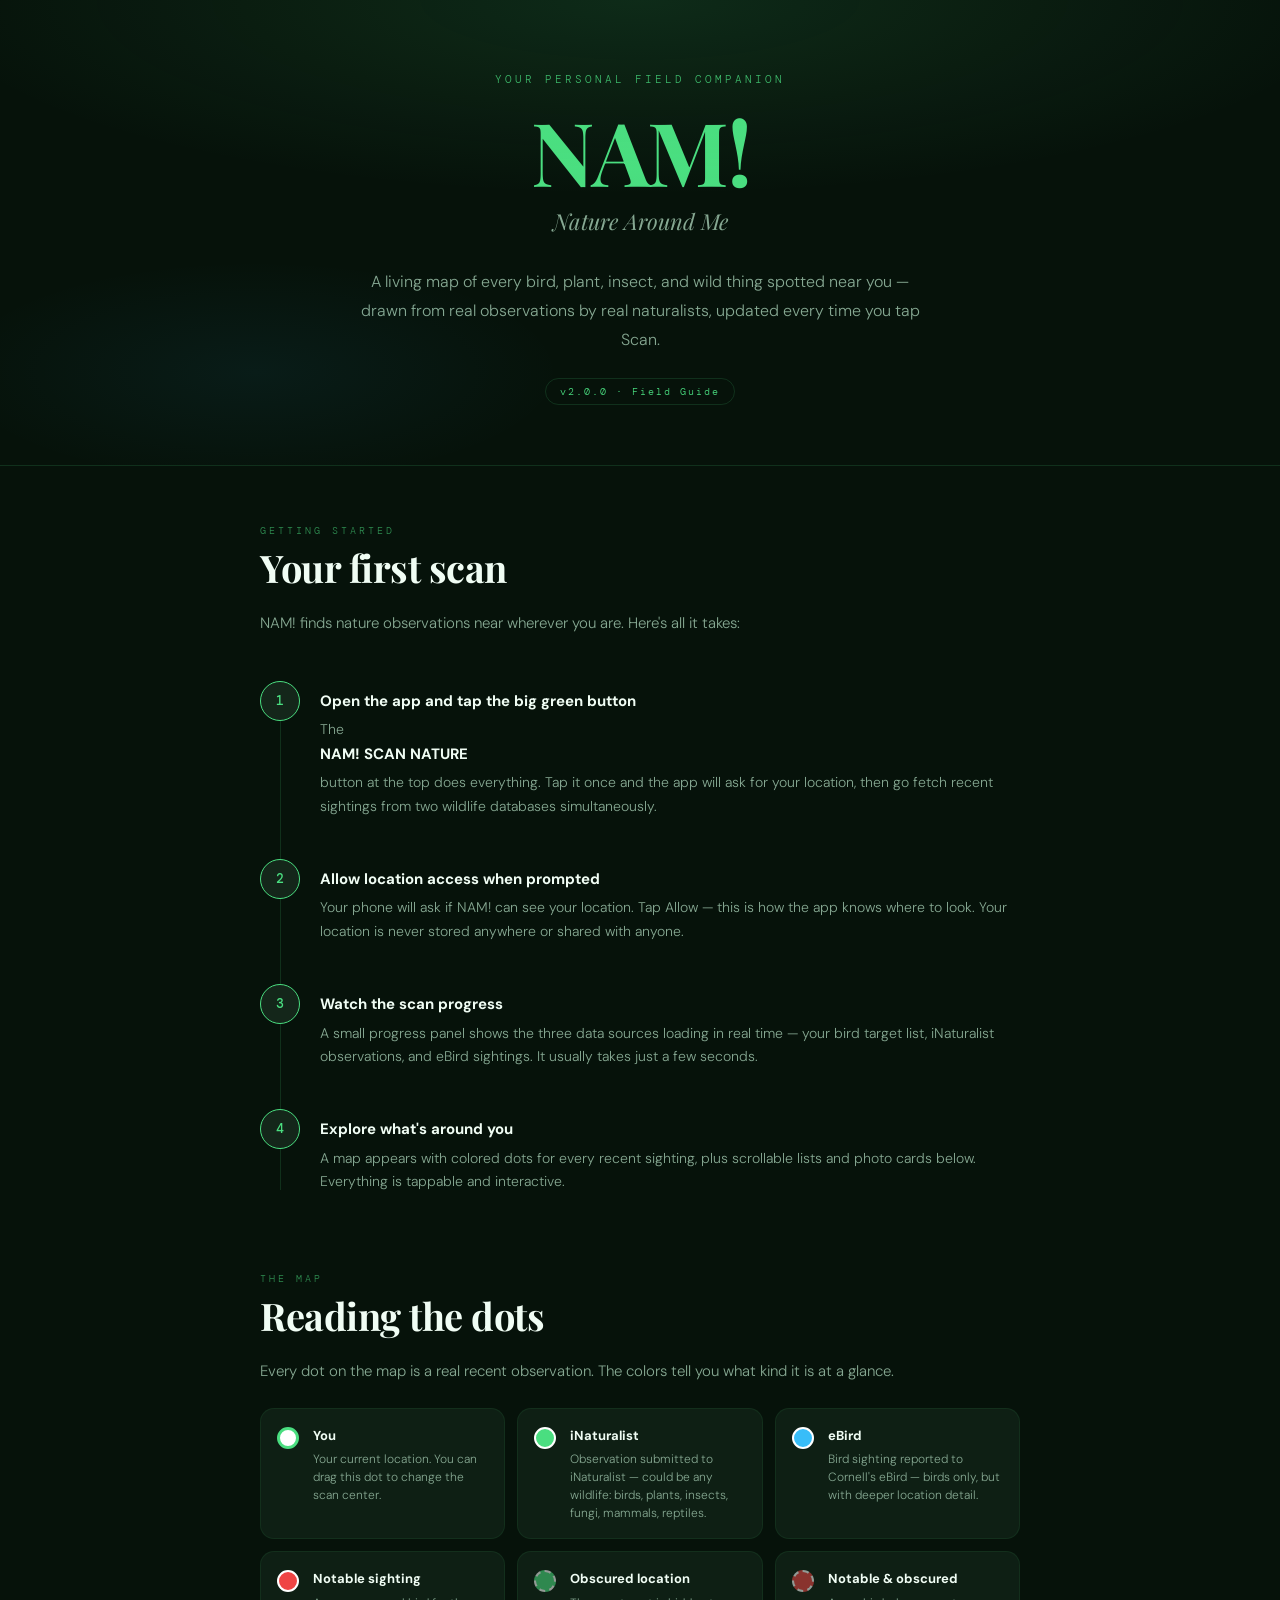
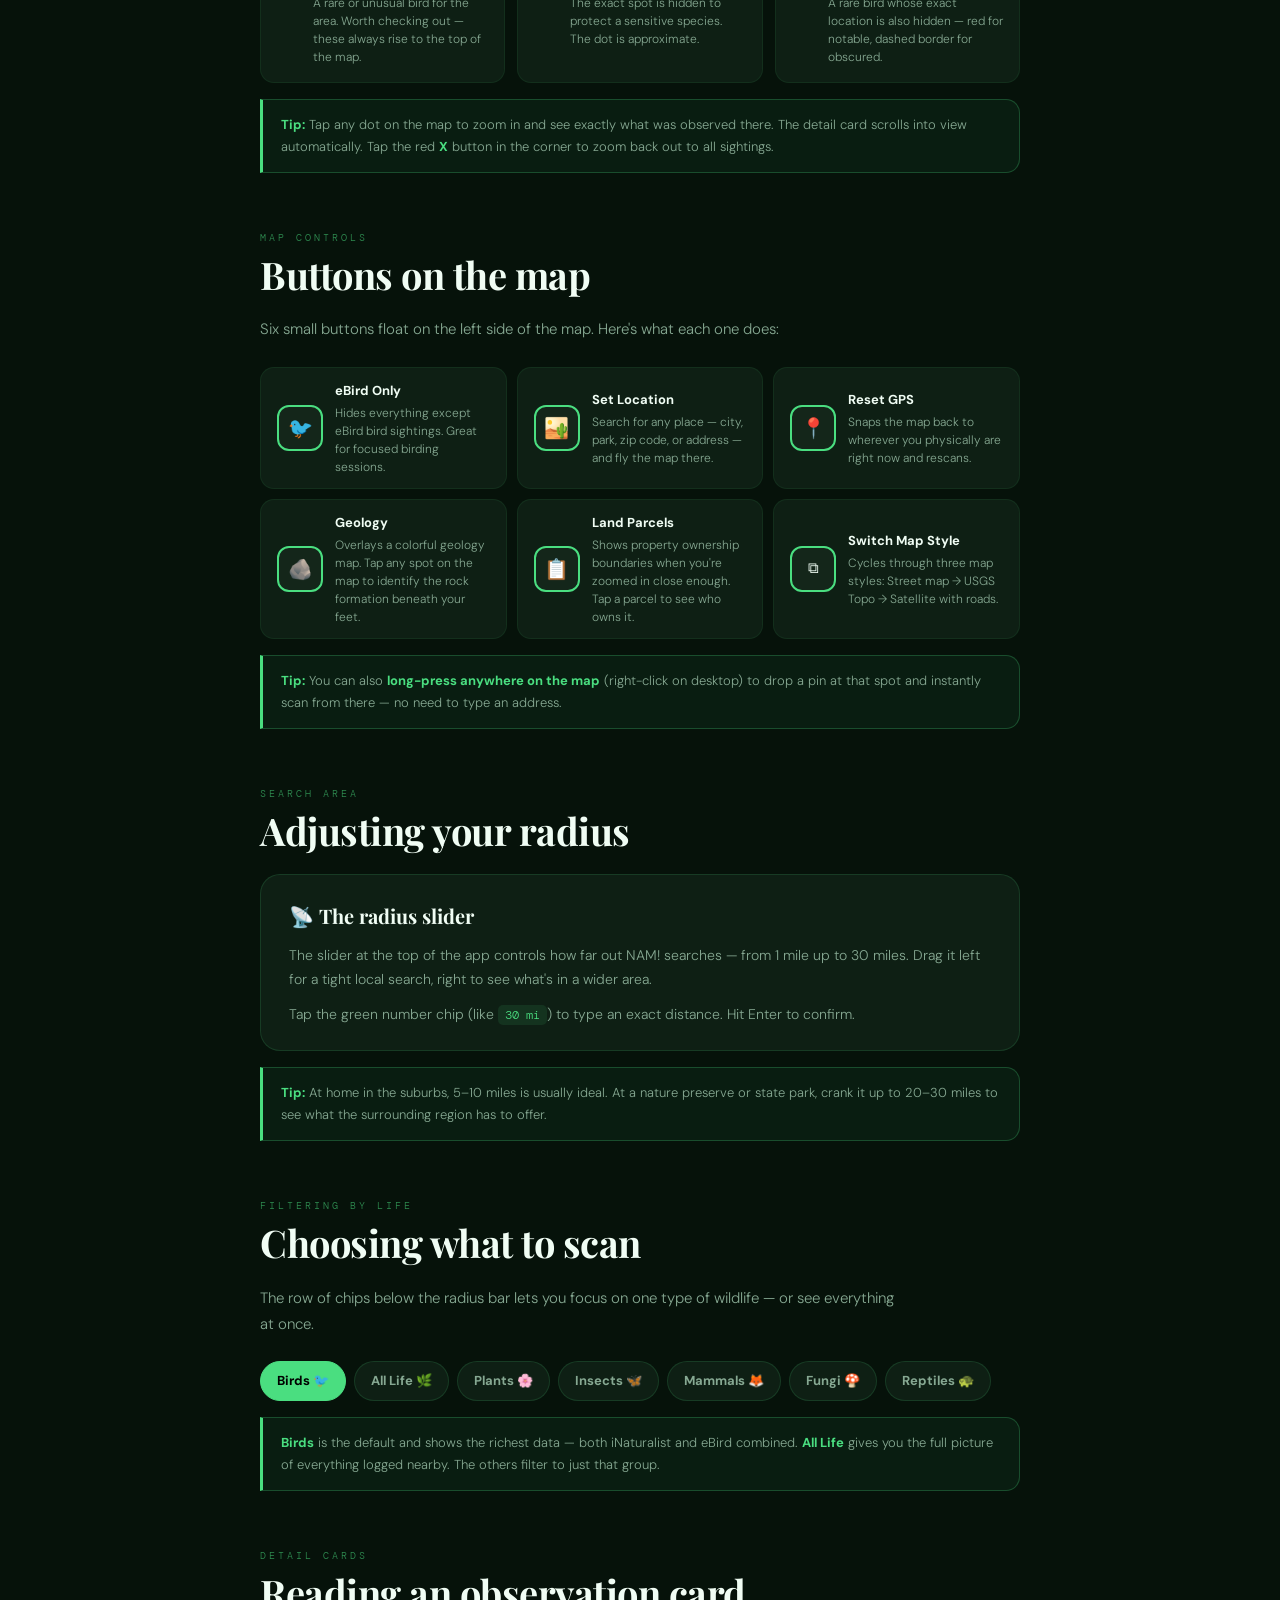
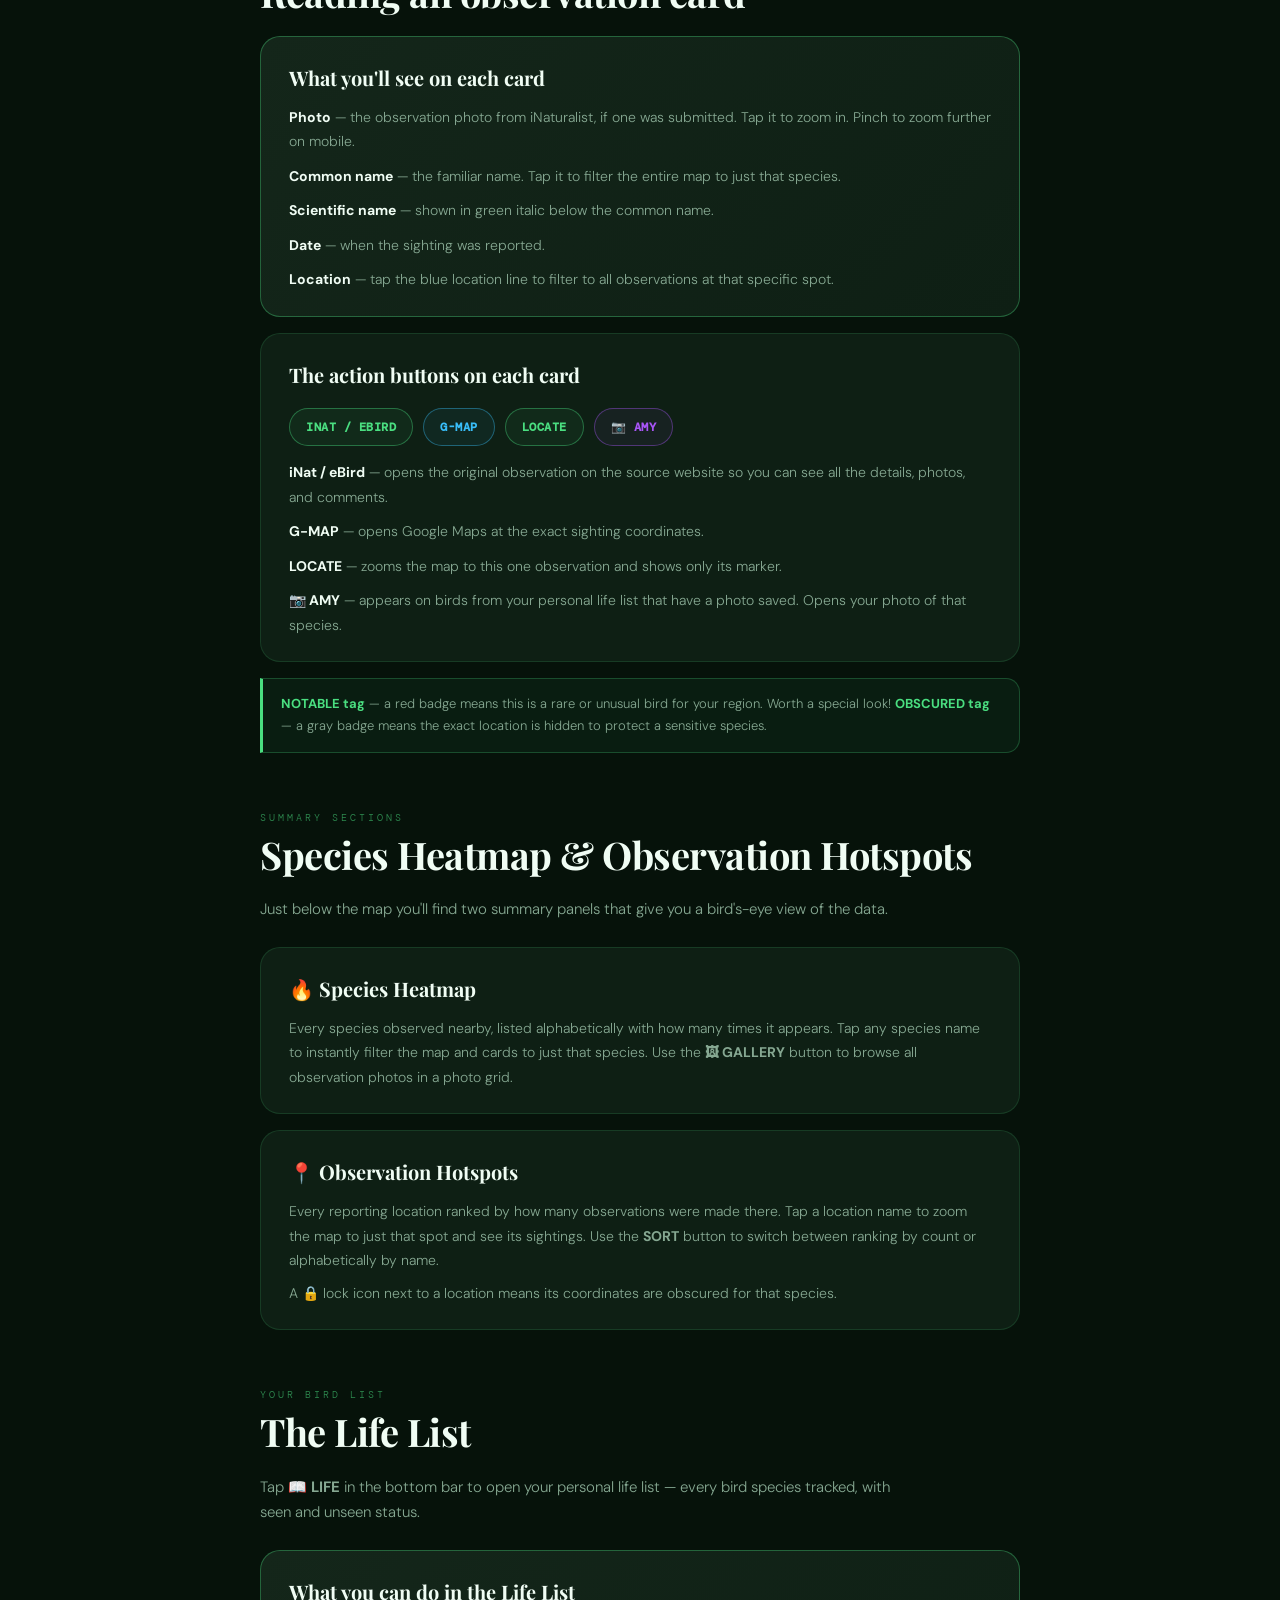
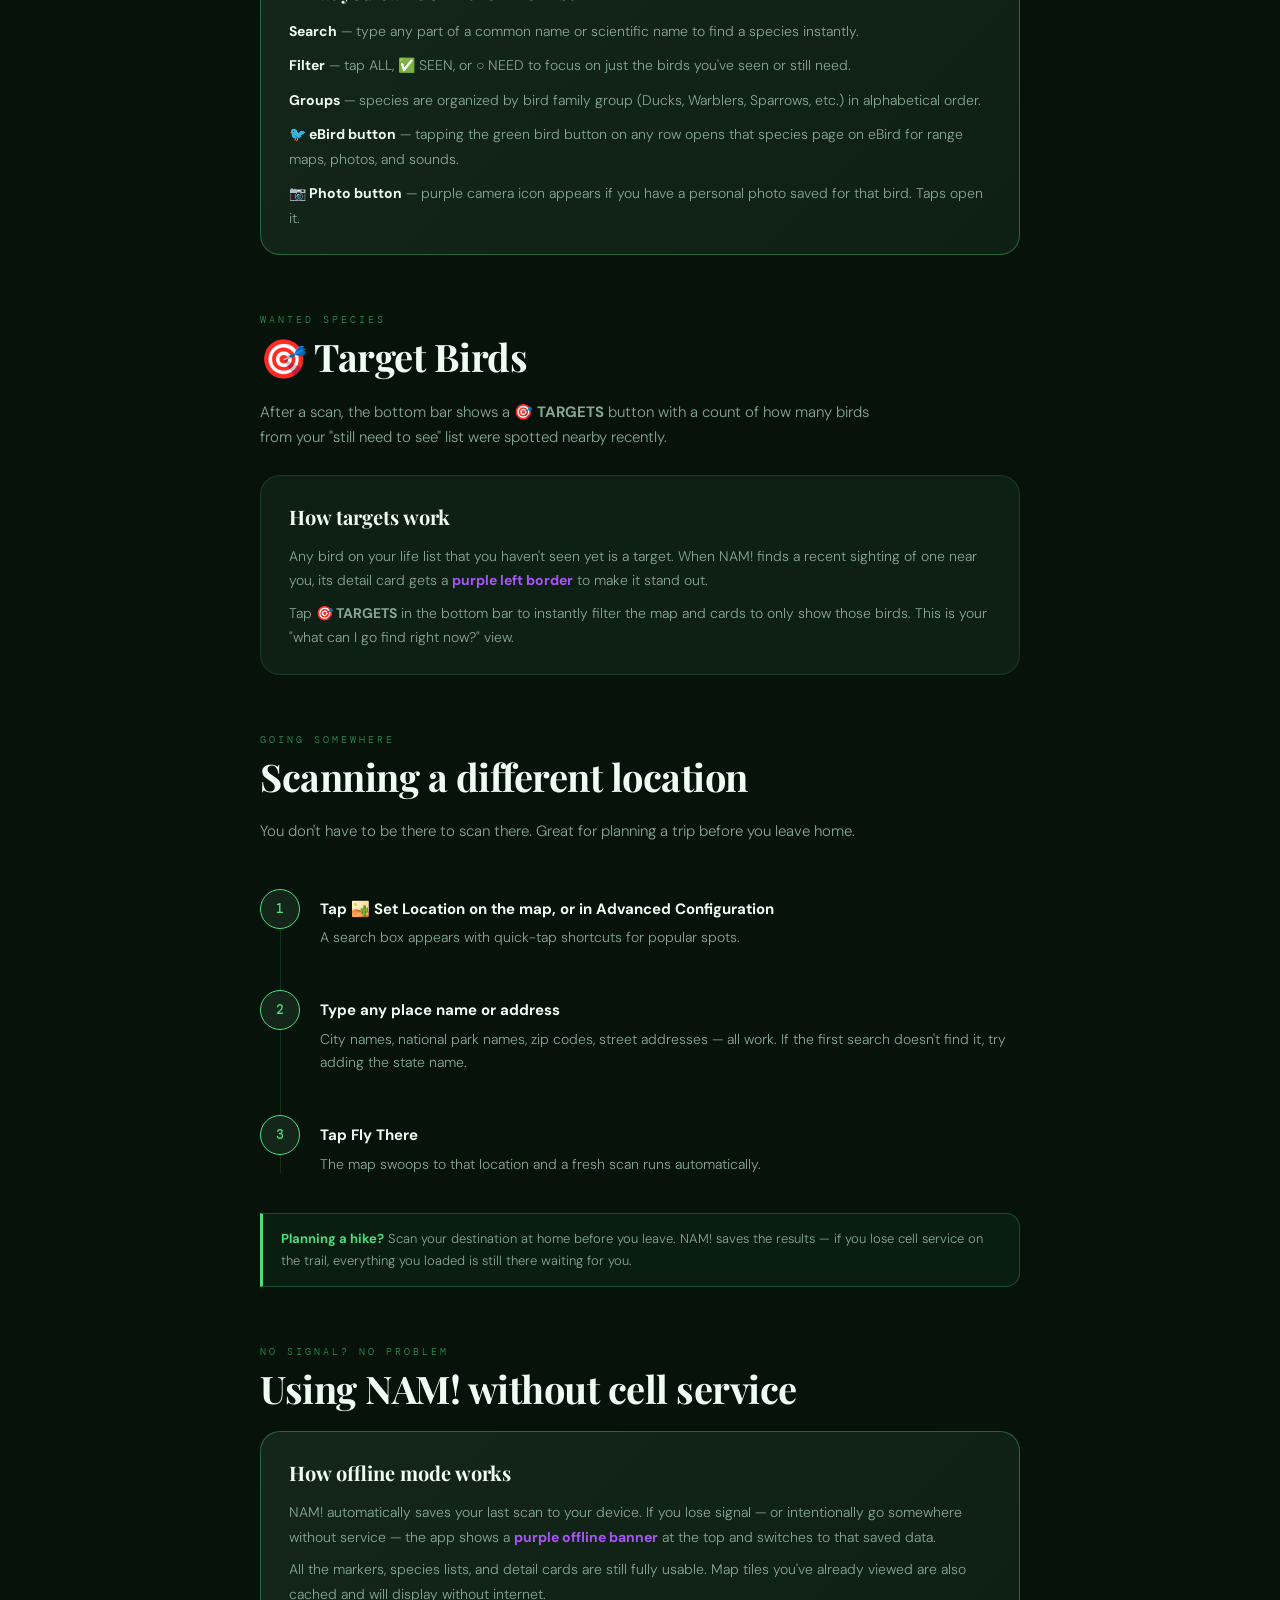
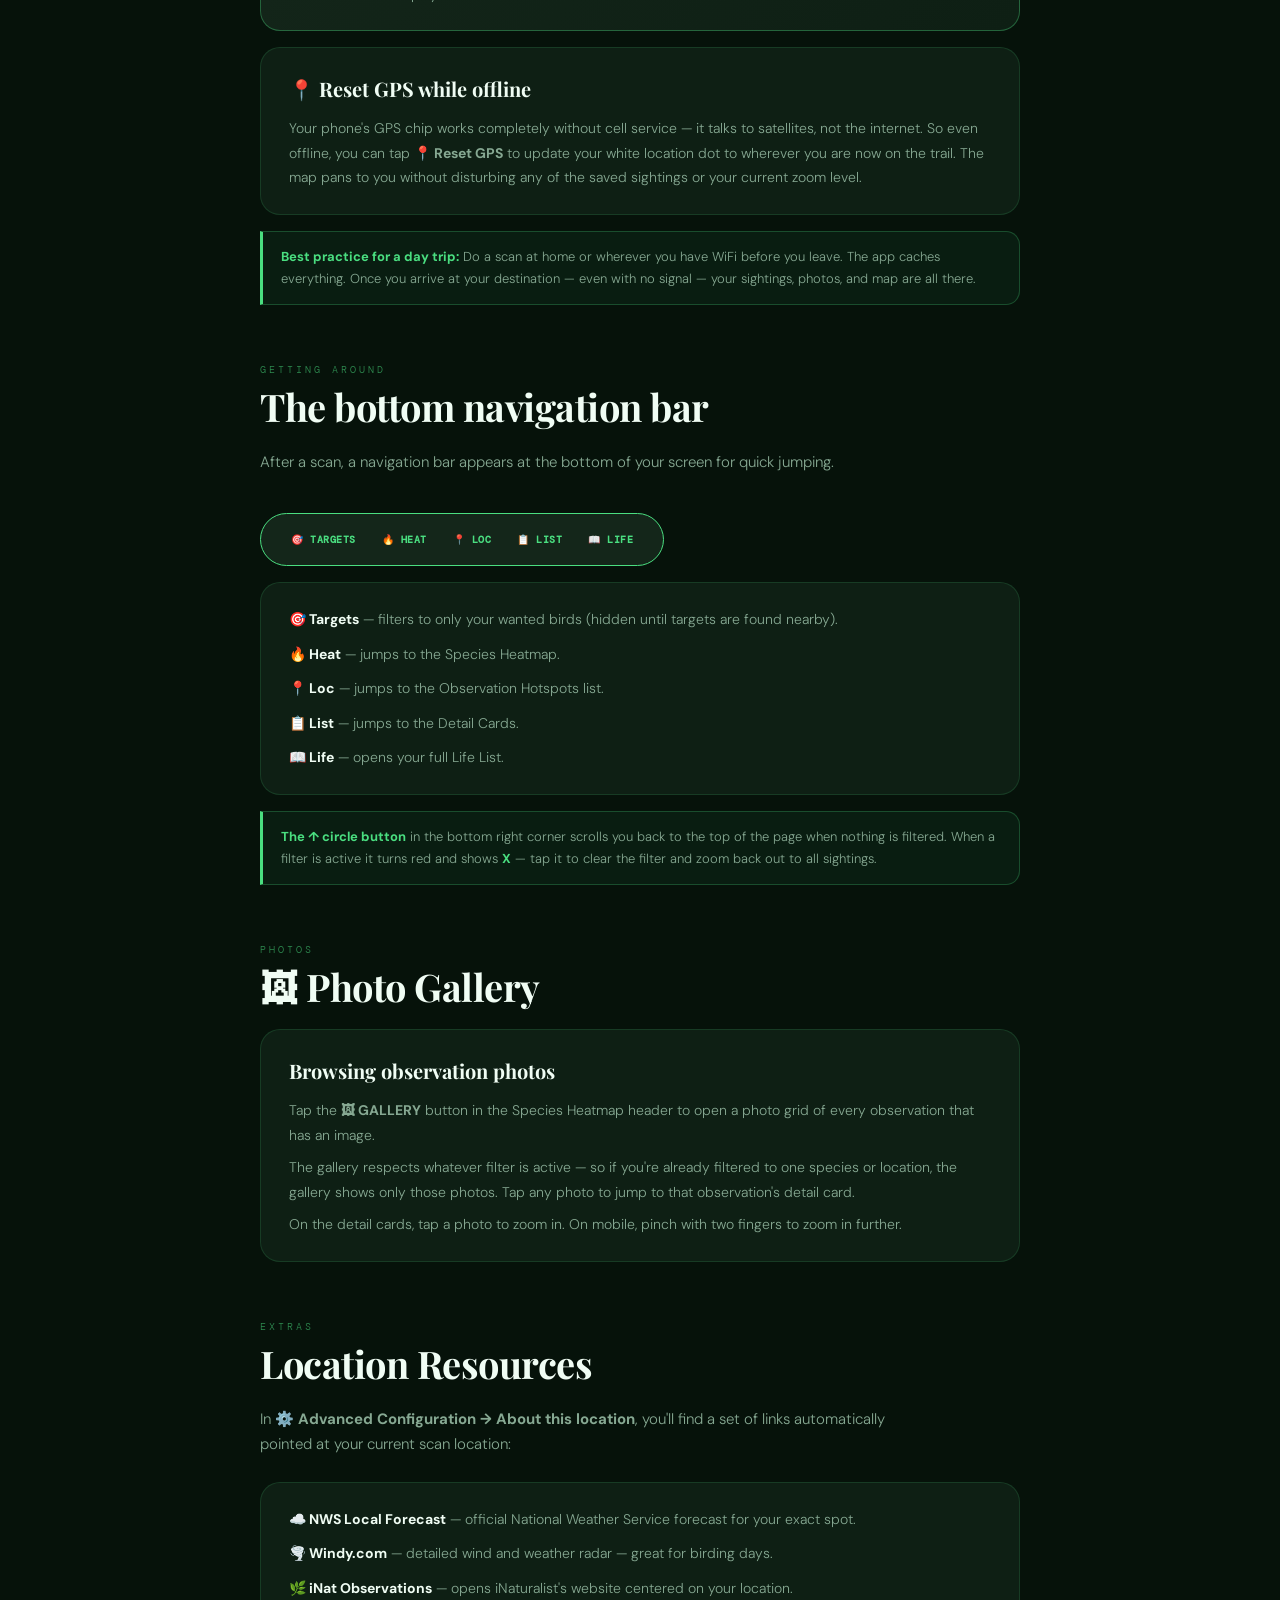
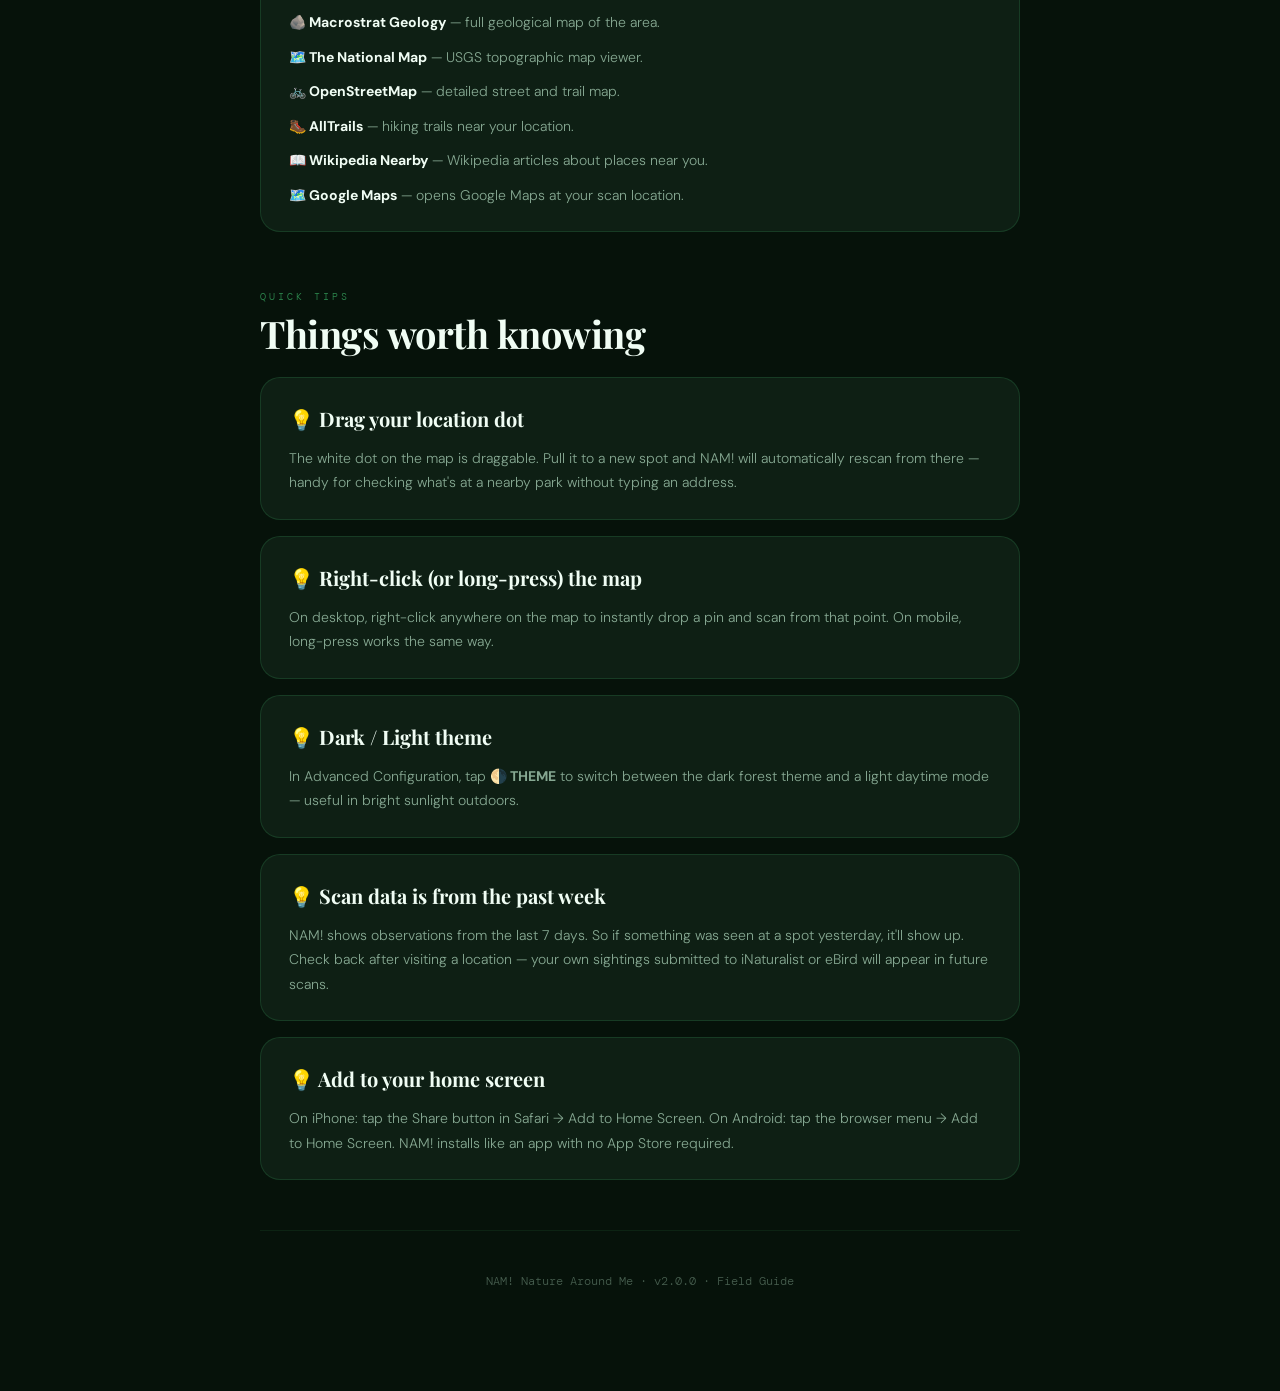
<file: nam-guide.html>
<!DOCTYPE html>
<html lang="en">

<head>
    <meta charset="UTF-8">
    <meta name="viewport" content="width=device-width, initial-scale=1.0">
    <title>NAM! — Field Guide</title>
    <link
        href="https://fonts.googleapis.com/css2?family=Playfair+Display:ital,wght@0,700;1,400&family=DM+Sans:wght@300;400;500;700&family=DM+Mono:wght@400;500&display=swap"
        rel="stylesheet">
    <style>
        :root {
            --bg: #06120a;
            --card: #0e1f14;
            --card2: #14261a;
            --accent: #4ade80;
            --accent2: #22c55e;
            --gold: #fbbf24;
            --blue: #38bdf8;
            --red: #ef4444;
            --purple: #a855f7;
            --text: #f0fdf4;
            --dim: #86a892;
            --border: rgba(74, 222, 128, 0.15);
            --border2: rgba(74, 222, 128, 0.08);
        }

        * {
            box-sizing: border-box;
            margin: 0;
            padding: 0;
        }

        body {
            background: var(--bg);
            color: var(--text);
            font-family: 'DM Sans', sans-serif;
            font-weight: 300;
            line-height: 1.7;
            padding-bottom: 80px;
        }

        /* ── Hero ── */
        .hero {
            position: relative;
            padding: 70px 24px 60px;
            text-align: center;
            overflow: hidden;
            border-bottom: 1px solid var(--border);
        }

        .hero::before {
            content: '';
            position: absolute;
            inset: 0;
            background:
                radial-gradient(ellipse 80% 60% at 50% 0%, rgba(74, 222, 128, 0.12) 0%, transparent 70%),
                radial-gradient(ellipse 40% 40% at 20% 80%, rgba(56, 189, 248, 0.06) 0%, transparent 60%);
            pointer-events: none;
        }

        .hero-eyebrow {
            font-family: 'DM Mono', monospace;
            font-size: 11px;
            letter-spacing: 3px;
            text-transform: uppercase;
            color: var(--accent);
            margin-bottom: 18px;
            opacity: 0.8;
        }

        .hero h1 {
            font-family: 'Playfair Display', serif;
            font-size: clamp(48px, 10vw, 88px);
            font-weight: 700;
            color: var(--accent);
            letter-spacing: -2px;
            line-height: 1;
            margin-bottom: 8px;
        }

        .hero-sub {
            font-family: 'Playfair Display', serif;
            font-style: italic;
            font-size: clamp(16px, 3vw, 22px);
            color: var(--dim);
            margin-bottom: 28px;
        }

        .hero-desc {
            max-width: 560px;
            margin: 0 auto;
            font-size: 16px;
            color: var(--dim);
            line-height: 1.8;
        }

        .hero-version {
            display: inline-block;
            margin-top: 24px;
            font-family: 'DM Mono', monospace;
            font-size: 10px;
            color: var(--accent);
            border: 1px solid var(--border);
            border-radius: 20px;
            padding: 4px 14px;
            letter-spacing: 2px;
        }

        /* ── Layout ── */
        .container {
            max-width: 800px;
            margin: 0 auto;
            padding: 0 20px;
        }

        /* ── Section headers ── */
        .section {
            margin-top: 56px;
        }

        .section-label {
            font-family: 'DM Mono', monospace;
            font-size: 10px;
            letter-spacing: 3px;
            text-transform: uppercase;
            color: var(--accent);
            opacity: 0.6;
            margin-bottom: 6px;
        }

        .section h2 {
            font-family: 'Playfair Display', serif;
            font-size: clamp(26px, 5vw, 38px);
            font-weight: 700;
            color: var(--text);
            letter-spacing: -0.5px;
            margin-bottom: 20px;
            line-height: 1.2;
        }

        .section>p {
            color: var(--dim);
            font-size: 15px;
            margin-bottom: 24px;
            max-width: 640px;
        }

        /* ── Cards ── */
        .card {
            background: var(--card);
            border: 1px solid var(--border);
            border-radius: 20px;
            padding: 24px 28px;
            margin-bottom: 16px;
        }

        .card-accent {
            border-color: rgba(74, 222, 128, 0.35);
            background: linear-gradient(135deg, var(--card2) 0%, var(--card) 100%);
        }

        .card h3 {
            font-family: 'Playfair Display', serif;
            font-size: 20px;
            font-weight: 700;
            color: var(--text);
            margin-bottom: 10px;
            display: flex;
            align-items: center;
            gap: 10px;
        }

        .card p {
            color: var(--dim);
            font-size: 14px;
            line-height: 1.75;
        }

        .card p+p {
            margin-top: 10px;
        }

        /* ── Steps ── */
        .steps {
            display: flex;
            flex-direction: column;
            gap: 0;
            position: relative;
        }

        .steps::before {
            content: '';
            position: absolute;
            left: 20px;
            top: 24px;
            bottom: 24px;
            width: 1px;
            background: var(--border);
        }

        .step {
            display: flex;
            gap: 20px;
            padding: 20px 0;
            position: relative;
        }

        .step-num {
            width: 40px;
            height: 40px;
            border-radius: 50%;
            background: var(--card2);
            border: 1px solid var(--accent);
            color: var(--accent);
            font-family: 'DM Mono', monospace;
            font-size: 13px;
            font-weight: 500;
            display: flex;
            align-items: center;
            justify-content: center;
            flex-shrink: 0;
            position: relative;
            z-index: 1;
        }

        .step-body {
            flex: 1;
            padding-top: 8px;
        }

        .step-body strong {
            display: block;
            font-size: 15px;
            font-weight: 700;
            color: var(--text);
            margin-bottom: 4px;
        }

        .step-body p {
            font-size: 14px;
            color: var(--dim);
            line-height: 1.7;
        }

        /* ── Marker legend ── */
        .marker-grid {
            display: grid;
            grid-template-columns: repeat(auto-fit, minmax(220px, 1fr));
            gap: 12px;
            margin-top: 8px;
        }

        .marker-item {
            display: flex;
            align-items: flex-start;
            gap: 14px;
            background: var(--card);
            border: 1px solid var(--border2);
            border-radius: 14px;
            padding: 16px;
        }

        .dot {
            width: 22px;
            height: 22px;
            border-radius: 50%;
            border: 2.5px solid white;
            flex-shrink: 0;
            margin-top: 2px;
        }

        .dot-green {
            background: #4ade80;
        }

        .dot-blue {
            background: #38bdf8;
        }

        .dot-red {
            background: #ef4444;
            border-width: 2.5px;
        }

        .dot-white {
            background: white;
            border-color: #4ade80;
            border-width: 3px;
        }

        .dot-faded {
            background: #4ade80;
            opacity: 0.55;
            border-style: dashed;
        }

        .dot-notable-obs {
            background: #ef4444;
            opacity: 0.55;
            border-style: dashed;
        }

        .marker-item div strong {
            display: block;
            font-size: 13px;
            font-weight: 700;
            color: var(--text);
            margin-bottom: 3px;
        }

        .marker-item div p {
            font-size: 12px;
            color: var(--dim);
            line-height: 1.5;
        }

        /* ── Button pills ── */
        .btn-row {
            display: flex;
            flex-wrap: wrap;
            gap: 10px;
            margin-top: 16px;
        }

        .btn-pill {
            display: inline-flex;
            align-items: center;
            gap: 7px;
            padding: 8px 16px;
            border-radius: 30px;
            font-size: 12px;
            font-weight: 700;
            font-family: 'DM Mono', monospace;
            letter-spacing: 0.5px;
            text-transform: uppercase;
            border: 1px solid;
        }

        .pill-green {
            color: var(--accent);
            border-color: rgba(74, 222, 128, 0.4);
            background: rgba(74, 222, 128, 0.06);
        }

        .pill-blue {
            color: var(--blue);
            border-color: rgba(56, 189, 248, 0.4);
            background: rgba(56, 189, 248, 0.06);
        }

        .pill-gold {
            color: var(--gold);
            border-color: rgba(251, 191, 36, 0.4);
            background: rgba(251, 191, 36, 0.06);
        }

        .pill-purple {
            color: var(--purple);
            border-color: rgba(168, 85, 247, 0.4);
            background: rgba(168, 85, 247, 0.06);
        }

        .pill-red {
            color: var(--red);
            border-color: rgba(239, 68, 68, 0.4);
            background: rgba(239, 68, 68, 0.06);
        }

        /* ── Tip box ── */
        .tip {
            background: rgba(74, 222, 128, 0.06);
            border: 1px solid rgba(74, 222, 128, 0.25);
            border-left: 3px solid var(--accent);
            border-radius: 0 14px 14px 0;
            padding: 14px 18px;
            margin-top: 16px;
            font-size: 13px;
            color: var(--dim);
            line-height: 1.7;
        }

        .tip strong {
            color: var(--accent);
        }

        /* ── Taxa chips ── */
        .taxa-row {
            display: flex;
            flex-wrap: wrap;
            gap: 8px;
            margin-top: 12px;
        }

        .taxa-chip {
            padding: 8px 16px;
            border-radius: 25px;
            font-size: 13px;
            font-weight: 700;
            border: 1px solid var(--border);
            color: var(--dim);
            background: var(--card);
        }

        .taxa-chip.active {
            background: var(--accent);
            color: #000;
            border-color: var(--accent);
        }

        /* ── Map overlay button row ── */
        .overlay-row {
            display: flex;
            flex-wrap: wrap;
            gap: 10px;
            margin-top: 14px;
        }

        .overlay-btn {
            width: 46px;
            height: 46px;
            border-radius: 12px;
            background: var(--card2);
            border: 2px solid var(--accent);
            display: flex;
            align-items: center;
            justify-content: center;
            font-size: 20px;
            flex-shrink: 0;
            position: relative;
        }

        .overlay-btn-label {
            font-size: 11px;
            color: var(--dim);
            font-weight: 700;
            text-transform: uppercase;
            letter-spacing: 0.5px;
        }

        .overlay-item {
            display: flex;
            align-items: center;
            gap: 12px;
            background: var(--card);
            border: 1px solid var(--border2);
            border-radius: 14px;
            padding: 12px 16px;
            flex: 1;
            min-width: 200px;
        }

        .overlay-item div p {
            font-size: 12px;
            color: var(--dim);
            line-height: 1.5;
        }

        .overlay-item div strong {
            display: block;
            font-size: 13px;
            font-weight: 700;
            color: var(--text);
            margin-bottom: 2px;
        }

        /* ── Nav dock illustration ── */
        .dock-illustration {
            background: var(--card2);
            border: 1px solid var(--accent);
            border-radius: 40px;
            padding: 12px 20px;
            display: inline-flex;
            gap: 6px;
            flex-wrap: wrap;
            margin-top: 14px;
        }

        .dock-btn-ill {
            background: transparent;
            border: none;
            color: var(--accent);
            font-family: 'DM Mono', monospace;
            font-size: 10px;
            font-weight: 700;
            text-transform: uppercase;
            padding: 5px 10px;
            letter-spacing: 0.5px;
        }

        /* ── Divider ── */
        .divider {
            border: none;
            border-top: 1px solid var(--border2);
            margin: 50px 0 0;
        }

        /* ── Footer ── */
        footer {
            text-align: center;
            padding: 40px 20px 20px;
            font-size: 12px;
            color: var(--dim);
            opacity: 0.5;
            font-family: 'DM Mono', monospace;
        }

        /* ── Inline code ── */
        code {
            font-family: 'DM Mono', monospace;
            font-size: 12px;
            background: rgba(74, 222, 128, 0.1);
            color: var(--accent);
            padding: 2px 7px;
            border-radius: 5px;
        }

        /* ── Responsive ── */
        @media (max-width: 600px) {
            .card {
                padding: 18px 20px;
            }

            .marker-grid {
                grid-template-columns: 1fr;
            }

            .overlay-item {
                min-width: 100%;
            }
        }
    </style>
</head>

<body>

    <!-- ══ HERO ══════════════════════════════════════════════════════════════════ -->
    <div class="hero">
        <div class="hero-eyebrow">Your personal field companion</div>
        <h1>NAM!</h1>
        <div class="hero-sub">Nature Around Me</div>
        <p class="hero-desc">
            A living map of every bird, plant, insect, and wild thing spotted near you —
            drawn from real observations by real naturalists, updated every time you tap Scan.
        </p>
        <div class="hero-version">v2.0.0 · Field Guide</div>
    </div>

    <!-- ══ CONTENT ════════════════════════════════════════════════════════════════ -->
    <div class="container">

        <!-- GETTING STARTED -->
        <div class="section">
            <div class="section-label">Getting started</div>
            <h2>Your first scan</h2>
            <p>NAM! finds nature observations near wherever you are. Here's all it takes:</p>

            <div class="steps">
                <div class="step">
                    <div class="step-num">1</div>
                    <div class="step-body">
                        <strong>Open the app and tap the big green button</strong>
                        <p>The <strong>NAM! SCAN NATURE</strong> button at the top does everything. Tap it once and the
                            app will ask for your location, then go fetch recent sightings from two wildlife databases
                            simultaneously.</p>
                    </div>
                </div>
                <div class="step">
                    <div class="step-num">2</div>
                    <div class="step-body">
                        <strong>Allow location access when prompted</strong>
                        <p>Your phone will ask if NAM! can see your location. Tap Allow — this is how the app knows
                            where to look. Your location is never stored anywhere or shared with anyone.</p>
                    </div>
                </div>
                <div class="step">
                    <div class="step-num">3</div>
                    <div class="step-body">
                        <strong>Watch the scan progress</strong>
                        <p>A small progress panel shows the three data sources loading in real time — your bird target
                            list, iNaturalist observations, and eBird sightings. It usually takes just a few seconds.
                        </p>
                    </div>
                </div>
                <div class="step">
                    <div class="step-num">4</div>
                    <div class="step-body">
                        <strong>Explore what's around you</strong>
                        <p>A map appears with colored dots for every recent sighting, plus scrollable lists and photo
                            cards below. Everything is tappable and interactive.</p>
                    </div>
                </div>
            </div>
        </div>

        <!-- THE MAP -->
        <div class="section">
            <div class="section-label">The map</div>
            <h2>Reading the dots</h2>
            <p>Every dot on the map is a real recent observation. The colors tell you what kind it is at a glance.</p>

            <div class="marker-grid">
                <div class="marker-item">
                    <div class="dot dot-white"></div>
                    <div>
                        <strong>You</strong>
                        <p>Your current location. You can drag this dot to change the scan center.</p>
                    </div>
                </div>
                <div class="marker-item">
                    <div class="dot dot-green"></div>
                    <div>
                        <strong>iNaturalist</strong>
                        <p>Observation submitted to iNaturalist — could be any wildlife: birds, plants, insects, fungi,
                            mammals, reptiles.</p>
                    </div>
                </div>
                <div class="marker-item">
                    <div class="dot dot-blue"></div>
                    <div>
                        <strong>eBird</strong>
                        <p>Bird sighting reported to Cornell's eBird — birds only, but with deeper location detail.</p>
                    </div>
                </div>
                <div class="marker-item">
                    <div class="dot dot-red"></div>
                    <div>
                        <strong>Notable sighting</strong>
                        <p>A rare or unusual bird for the area. Worth checking out — these always rise to the top of the
                            map.</p>
                    </div>
                </div>
                <div class="marker-item">
                    <div class="dot dot-faded"></div>
                    <div>
                        <strong>Obscured location</strong>
                        <p>The exact spot is hidden to protect a sensitive species. The dot is approximate.</p>
                    </div>
                </div>
                <div class="marker-item">
                    <div class="dot dot-notable-obs"></div>
                    <div>
                        <strong>Notable &amp; obscured</strong>
                        <p>A rare bird whose exact location is also hidden — red for notable, dashed border for
                            obscured.</p>
                    </div>
                </div>
            </div>

            <div class="tip">
                <strong>Tip:</strong> Tap any dot on the map to zoom in and see exactly what was observed there. The
                detail card scrolls into view automatically. Tap the red <strong>X</strong> button in the corner to zoom
                back out to all sightings.
            </div>
        </div>

        <!-- MAP CONTROLS -->
        <div class="section">
            <div class="section-label">Map controls</div>
            <h2>Buttons on the map</h2>
            <p>Six small buttons float on the left side of the map. Here's what each one does:</p>

            <div class="overlay-row">
                <div class="overlay-item">
                    <div class="overlay-btn">🐦</div>
                    <div>
                        <strong>eBird Only</strong>
                        <p>Hides everything except eBird bird sightings. Great for focused birding sessions.</p>
                    </div>
                </div>
                <div class="overlay-item">
                    <div class="overlay-btn">🏜️</div>
                    <div>
                        <strong>Set Location</strong>
                        <p>Search for any place — city, park, zip code, or address — and fly the map there.</p>
                    </div>
                </div>
                <div class="overlay-item">
                    <div class="overlay-btn">📍</div>
                    <div>
                        <strong>Reset GPS</strong>
                        <p>Snaps the map back to wherever you physically are right now and rescans.</p>
                    </div>
                </div>
                <div class="overlay-item">
                    <div class="overlay-btn">🪨</div>
                    <div>
                        <strong>Geology</strong>
                        <p>Overlays a colorful geology map. Tap any spot on the map to identify the rock formation
                            beneath your feet.</p>
                    </div>
                </div>
                <div class="overlay-item">
                    <div class="overlay-btn">📋</div>
                    <div>
                        <strong>Land Parcels</strong>
                        <p>Shows property ownership boundaries when you're zoomed in close enough. Tap a parcel to see
                            who owns it.</p>
                    </div>
                </div>
                <div class="overlay-item">
                    <div class="overlay-btn" style="font-size:15px;">⧉</div>
                    <div>
                        <strong>Switch Map Style</strong>
                        <p>Cycles through three map styles: Street map → USGS Topo → Satellite with roads.</p>
                    </div>
                </div>
            </div>

            <div class="tip">
                <strong>Tip:</strong> You can also <strong>long-press anywhere on the map</strong> (right-click on
                desktop) to drop a pin at that spot and instantly scan from there — no need to type an address.
            </div>
        </div>

        <!-- SEARCH RADIUS -->
        <div class="section">
            <div class="section-label">Search area</div>
            <h2>Adjusting your radius</h2>

            <div class="card">
                <h3>📡 The radius slider</h3>
                <p>The slider at the top of the app controls how far out NAM! searches — from 1 mile up to 30 miles.
                    Drag it left for a tight local search, right to see what's in a wider area.</p>
                <p>Tap the green number chip (like <code>30 mi</code>) to type an exact distance. Hit Enter to confirm.
                </p>
            </div>

            <div class="tip">
                <strong>Tip:</strong> At home in the suburbs, 5–10 miles is usually ideal. At a nature preserve or state
                park, crank it up to 20–30 miles to see what the surrounding region has to offer.
            </div>
        </div>

        <!-- WHAT TO SCAN -->
        <div class="section">
            <div class="section-label">Filtering by life</div>
            <h2>Choosing what to scan</h2>
            <p>The row of chips below the radius bar lets you focus on one type of wildlife — or see everything at once.
            </p>

            <div class="taxa-row">
                <div class="taxa-chip active">Birds 🐦</div>
                <div class="taxa-chip">All Life 🌿</div>
                <div class="taxa-chip">Plants 🌸</div>
                <div class="taxa-chip">Insects 🦋</div>
                <div class="taxa-chip">Mammals 🦊</div>
                <div class="taxa-chip">Fungi 🍄</div>
                <div class="taxa-chip">Reptiles 🐢</div>
            </div>

            <div class="tip" style="margin-top:16px;">
                <strong>Birds</strong> is the default and shows the richest data — both iNaturalist and eBird combined.
                <strong>All Life</strong> gives you the full picture of everything logged nearby. The others filter to
                just that group.
            </div>
        </div>

        <!-- DETAIL CARDS -->
        <div class="section">
            <div class="section-label">Detail cards</div>
            <h2>Reading an observation card</h2>

            <div class="card card-accent">
                <h3>What you'll see on each card</h3>
                <p><strong style="color:var(--text);">Photo</strong> — the observation photo from iNaturalist, if one
                    was submitted. Tap it to zoom in. Pinch to zoom further on mobile.</p>
                <p><strong style="color:var(--text);">Common name</strong> — the familiar name. Tap it to filter the
                    entire map to just that species.</p>
                <p><strong style="color:var(--text);">Scientific name</strong> — shown in green italic below the common
                    name.</p>
                <p><strong style="color:var(--text);">Date</strong> — when the sighting was reported.</p>
                <p><strong style="color:var(--text);">Location</strong> — tap the blue location line to filter to all
                    observations at that specific spot.</p>
            </div>

            <div class="card" style="margin-top:12px;">
                <h3>The action buttons on each card</h3>
                <div class="btn-row">
                    <span class="btn-pill pill-green">iNat / eBird</span>
                    <span class="btn-pill pill-blue">G-MAP</span>
                    <span class="btn-pill pill-green">LOCATE</span>
                    <span class="btn-pill pill-purple">📷 AMY</span>
                </div>
                <p style="margin-top:14px;"><strong style="color:var(--text);">iNat / eBird</strong> — opens the
                    original observation on the source website so you can see all the details, photos, and comments.</p>
                <p><strong style="color:var(--text);">G-MAP</strong> — opens Google Maps at the exact sighting
                    coordinates.</p>
                <p><strong style="color:var(--text);">LOCATE</strong> — zooms the map to this one observation and shows
                    only its marker.</p>
                <p><strong style="color:var(--text);">📷 AMY</strong> — appears on birds from your personal life list
                    that have a photo saved. Opens your photo of that species.</p>
            </div>

            <div class="tip">
                <strong>NOTABLE tag</strong> — a red badge means this is a rare or unusual bird for your region. Worth a
                special look! <strong>OBSCURED tag</strong> — a gray badge means the exact location is hidden to protect
                a sensitive species.
            </div>
        </div>

        <!-- HEATMAP & HOTSPOTS -->
        <div class="section">
            <div class="section-label">Summary sections</div>
            <h2>Species Heatmap &amp; Observation Hotspots</h2>
            <p>Just below the map you'll find two summary panels that give you a bird's-eye view of the data.</p>

            <div class="card">
                <h3>🔥 Species Heatmap</h3>
                <p>Every species observed nearby, listed alphabetically with how many times it appears. Tap any species
                    name to instantly filter the map and cards to just that species. Use the <strong>🖼 GALLERY</strong>
                    button to browse all observation photos in a photo grid.</p>
            </div>

            <div class="card" style="margin-top:12px;">
                <h3>📍 Observation Hotspots</h3>
                <p>Every reporting location ranked by how many observations were made there. Tap a location name to zoom
                    the map to just that spot and see its sightings. Use the <strong>SORT</strong> button to switch
                    between ranking by count or alphabetically by name.</p>
                <p style="margin-top:8px;">A 🔒 lock icon next to a location means its coordinates are obscured for that
                    species.</p>
            </div>
        </div>

        <!-- LIFE LIST -->
        <div class="section">
            <div class="section-label">Your bird list</div>
            <h2>The Life List</h2>
            <p>Tap <strong>📖 LIFE</strong> in the bottom bar to open your personal life list — every bird species
                tracked, with seen and unseen status.</p>

            <div class="card card-accent">
                <h3>What you can do in the Life List</h3>
                <p><strong style="color:var(--text);">Search</strong> — type any part of a common name or scientific
                    name to find a species instantly.</p>
                <p><strong style="color:var(--text);">Filter</strong> — tap ALL, ✅ SEEN, or ○ NEED to focus on just the
                    birds you've seen or still need.</p>
                <p><strong style="color:var(--text);">Groups</strong> — species are organized by bird family group
                    (Ducks, Warblers, Sparrows, etc.) in alphabetical order.</p>
                <p><strong style="color:var(--text);">🐦 eBird button</strong> — tapping the green bird button on any
                    row opens that species page on eBird for range maps, photos, and sounds.</p>
                <p><strong style="color:var(--text);">📷 Photo button</strong> — purple camera icon appears if you have
                    a personal photo saved for that bird. Taps open it.</p>
            </div>
        </div>

        <!-- TARGET BIRDS -->
        <div class="section">
            <div class="section-label">Wanted species</div>
            <h2>🎯 Target Birds</h2>
            <p>After a scan, the bottom bar shows a <strong>🎯 TARGETS</strong> button with a count of how many birds
                from your "still need to see" list were spotted nearby recently.</p>

            <div class="card">
                <h3>How targets work</h3>
                <p>Any bird on your life list that you haven't seen yet is a target. When NAM! finds a recent sighting
                    of one near you, its detail card gets a <strong style="color:var(--purple);">purple left
                        border</strong> to make it stand out.</p>
                <p style="margin-top:8px;">Tap <strong>🎯 TARGETS</strong> in the bottom bar to instantly filter the map
                    and cards to only show those birds. This is your "what can I go find right now?" view.</p>
            </div>
        </div>

        <!-- SET LOCATION -->
        <div class="section">
            <div class="section-label">Going somewhere</div>
            <h2>Scanning a different location</h2>
            <p>You don't have to be there to scan there. Great for planning a trip before you leave home.</p>

            <div class="steps">
                <div class="step">
                    <div class="step-num">1</div>
                    <div class="step-body">
                        <strong>Tap 🏜️ Set Location on the map, or in Advanced Configuration</strong>
                        <p>A search box appears with quick-tap shortcuts for popular spots.</p>
                    </div>
                </div>
                <div class="step">
                    <div class="step-num">2</div>
                    <div class="step-body">
                        <strong>Type any place name or address</strong>
                        <p>City names, national park names, zip codes, street addresses — all work. If the first search
                            doesn't find it, try adding the state name.</p>
                    </div>
                </div>
                <div class="step">
                    <div class="step-num">3</div>
                    <div class="step-body">
                        <strong>Tap Fly There</strong>
                        <p>The map swoops to that location and a fresh scan runs automatically.</p>
                    </div>
                </div>
            </div>

            <div class="tip">
                <strong>Planning a hike?</strong> Scan your destination at home before you leave. NAM! saves the results
                — if you lose cell service on the trail, everything you loaded is still there waiting for you.
            </div>
        </div>

        <!-- OFFLINE USE -->
        <div class="section">
            <div class="section-label">No signal? No problem</div>
            <h2>Using NAM! without cell service</h2>

            <div class="card card-accent">
                <h3>How offline mode works</h3>
                <p>NAM! automatically saves your last scan to your device. If you lose signal — or intentionally go
                    somewhere without service — the app shows a <strong style="color:var(--purple);">purple offline
                        banner</strong> at the top and switches to that saved data.</p>
                <p style="margin-top:8px;">All the markers, species lists, and detail cards are still fully usable. Map
                    tiles you've already viewed are also cached and will display without internet.</p>
            </div>

            <div class="card" style="margin-top:12px;">
                <h3>📍 Reset GPS while offline</h3>
                <p>Your phone's GPS chip works completely without cell service — it talks to satellites, not the
                    internet. So even offline, you can tap <strong>📍 Reset GPS</strong> to update your white location
                    dot to wherever you are now on the trail. The map pans to you without disturbing any of the saved
                    sightings or your current zoom level.</p>
            </div>

            <div class="tip">
                <strong>Best practice for a day trip:</strong> Do a scan at home or wherever you have WiFi before you
                leave. The app caches everything. Once you arrive at your destination — even with no signal — your
                sightings, photos, and map are all there.
            </div>
        </div>

        <!-- NAVIGATION BAR -->
        <div class="section">
            <div class="section-label">Getting around</div>
            <h2>The bottom navigation bar</h2>
            <p>After a scan, a navigation bar appears at the bottom of your screen for quick jumping.</p>

            <div class="dock-illustration">
                <span class="dock-btn-ill">🎯 Targets</span>
                <span class="dock-btn-ill">🔥 Heat</span>
                <span class="dock-btn-ill">📍 Loc</span>
                <span class="dock-btn-ill">📋 List</span>
                <span class="dock-btn-ill">📖 Life</span>
            </div>

            <div class="card" style="margin-top:16px;">
                <p><strong style="color:var(--text);">🎯 Targets</strong> — filters to only your wanted birds (hidden
                    until targets are found nearby).</p>
                <p><strong style="color:var(--text);">🔥 Heat</strong> — jumps to the Species Heatmap.</p>
                <p><strong style="color:var(--text);">📍 Loc</strong> — jumps to the Observation Hotspots list.</p>
                <p><strong style="color:var(--text);">📋 List</strong> — jumps to the Detail Cards.</p>
                <p><strong style="color:var(--text);">📖 Life</strong> — opens your full Life List.</p>
            </div>

            <div class="tip">
                <strong>The ↑ circle button</strong> in the bottom right corner scrolls you back to the top of the page
                when nothing is filtered. When a filter is active it turns red and shows <strong>X</strong> — tap it to
                clear the filter and zoom back out to all sightings.
            </div>
        </div>

        <!-- GALLERY -->
        <div class="section">
            <div class="section-label">Photos</div>
            <h2>🖼 Photo Gallery</h2>

            <div class="card">
                <h3>Browsing observation photos</h3>
                <p>Tap the <strong>🖼 GALLERY</strong> button in the Species Heatmap header to open a photo grid of
                    every observation that has an image.</p>
                <p style="margin-top:8px;">The gallery respects whatever filter is active — so if you're already
                    filtered to one species or location, the gallery shows only those photos. Tap any photo to jump to
                    that observation's detail card.</p>
                <p style="margin-top:8px;">On the detail cards, tap a photo to zoom in. On mobile, pinch with two
                    fingers to zoom in further.</p>
            </div>
        </div>

        <!-- LOCATION RESOURCES -->
        <div class="section">
            <div class="section-label">Extras</div>
            <h2>Location Resources</h2>
            <p>In <strong>⚙️ Advanced Configuration → About this location</strong>, you'll find a set of links
                automatically pointed at your current scan location:</p>

            <div class="card">
                <p><strong style="color:var(--text);">☁️ NWS Local Forecast</strong> — official National Weather Service
                    forecast for your exact spot.</p>
                <p><strong style="color:var(--text);">🌪️ Windy.com</strong> — detailed wind and weather radar — great
                    for birding days.</p>
                <p><strong style="color:var(--text);">🌿 iNat Observations</strong> — opens iNaturalist's website
                    centered on your location.</p>
                <p><strong style="color:var(--text);">🪨 Macrostrat Geology</strong> — full geological map of the area.
                </p>
                <p><strong style="color:var(--text);">🗺️ The National Map</strong> — USGS topographic map viewer.</p>
                <p><strong style="color:var(--text);">🚲 OpenStreetMap</strong> — detailed street and trail map.</p>
                <p><strong style="color:var(--text);">🥾 AllTrails</strong> — hiking trails near your location.</p>
                <p><strong style="color:var(--text);">📖 Wikipedia Nearby</strong> — Wikipedia articles about places
                    near you.</p>
                <p><strong style="color:var(--text);">🗺️ Google Maps</strong> — opens Google Maps at your scan
                    location.</p>
            </div>
        </div>

        <!-- TIPS -->
        <div class="section">
            <div class="section-label">Quick tips</div>
            <h2>Things worth knowing</h2>

            <div class="card">
                <h3>💡 Drag your location dot</h3>
                <p>The white dot on the map is draggable. Pull it to a new spot and NAM! will automatically rescan from
                    there — handy for checking what's at a nearby park without typing an address.</p>
            </div>

            <div class="card" style="margin-top:12px;">
                <h3>💡 Right-click (or long-press) the map</h3>
                <p>On desktop, right-click anywhere on the map to instantly drop a pin and scan from that point. On
                    mobile, long-press works the same way.</p>
            </div>

            <div class="card" style="margin-top:12px;">
                <h3>💡 Dark / Light theme</h3>
                <p>In Advanced Configuration, tap <strong>🌗 THEME</strong> to switch between the dark forest theme and
                    a light daytime mode — useful in bright sunlight outdoors.</p>
            </div>

            <div class="card" style="margin-top:12px;">
                <h3>💡 Scan data is from the past week</h3>
                <p>NAM! shows observations from the last 7 days. So if something was seen at a spot yesterday, it'll
                    show up. Check back after visiting a location — your own sightings submitted to iNaturalist or eBird
                    will appear in future scans.</p>
            </div>

            <div class="card" style="margin-top:12px;">
                <h3>💡 Add to your home screen</h3>
                <p>On iPhone: tap the Share button in Safari → Add to Home Screen. On Android: tap the browser menu →
                    Add to Home Screen. NAM! installs like an app with no App Store required.</p>
            </div>
        </div>

        <hr class="divider">

    </div><!-- /container -->

    <footer>
        NAM! Nature Around Me · v2.0.0 · Field Guide
    </footer>

</body>

</html>
</file>
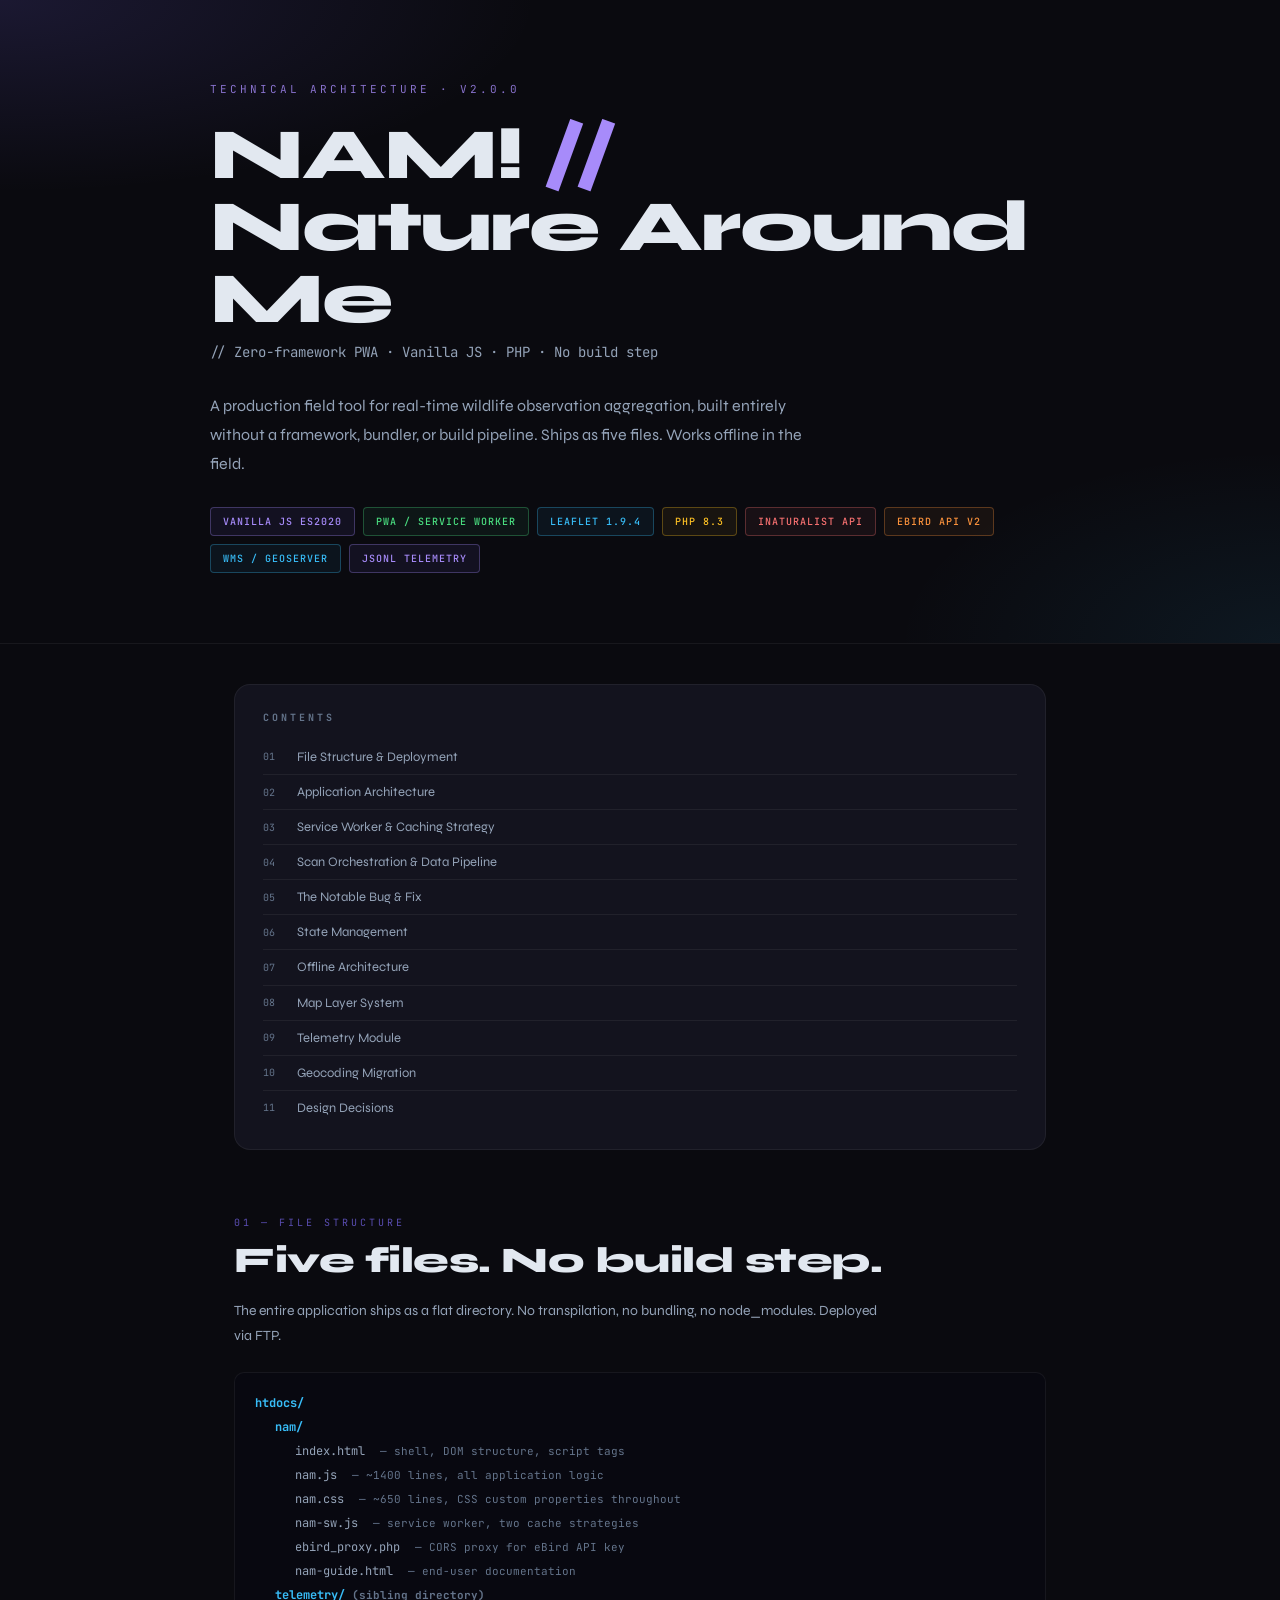
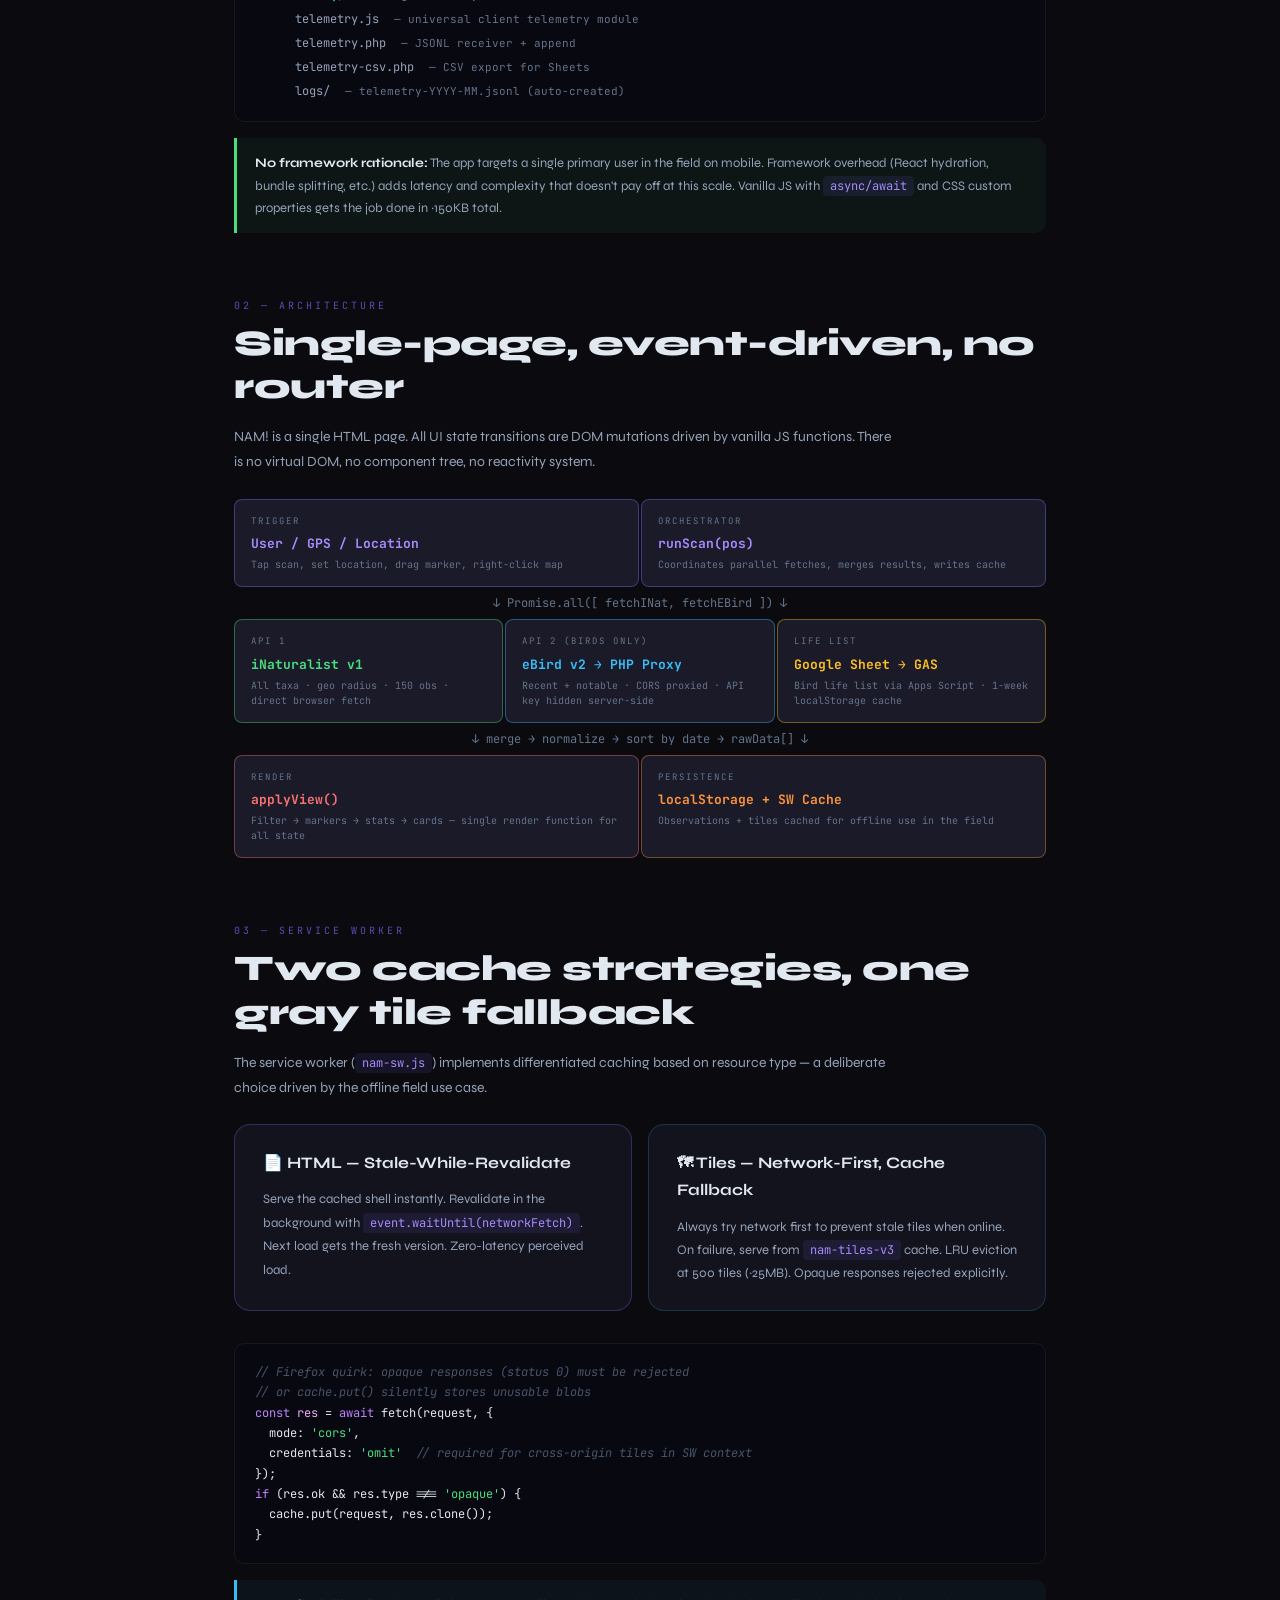
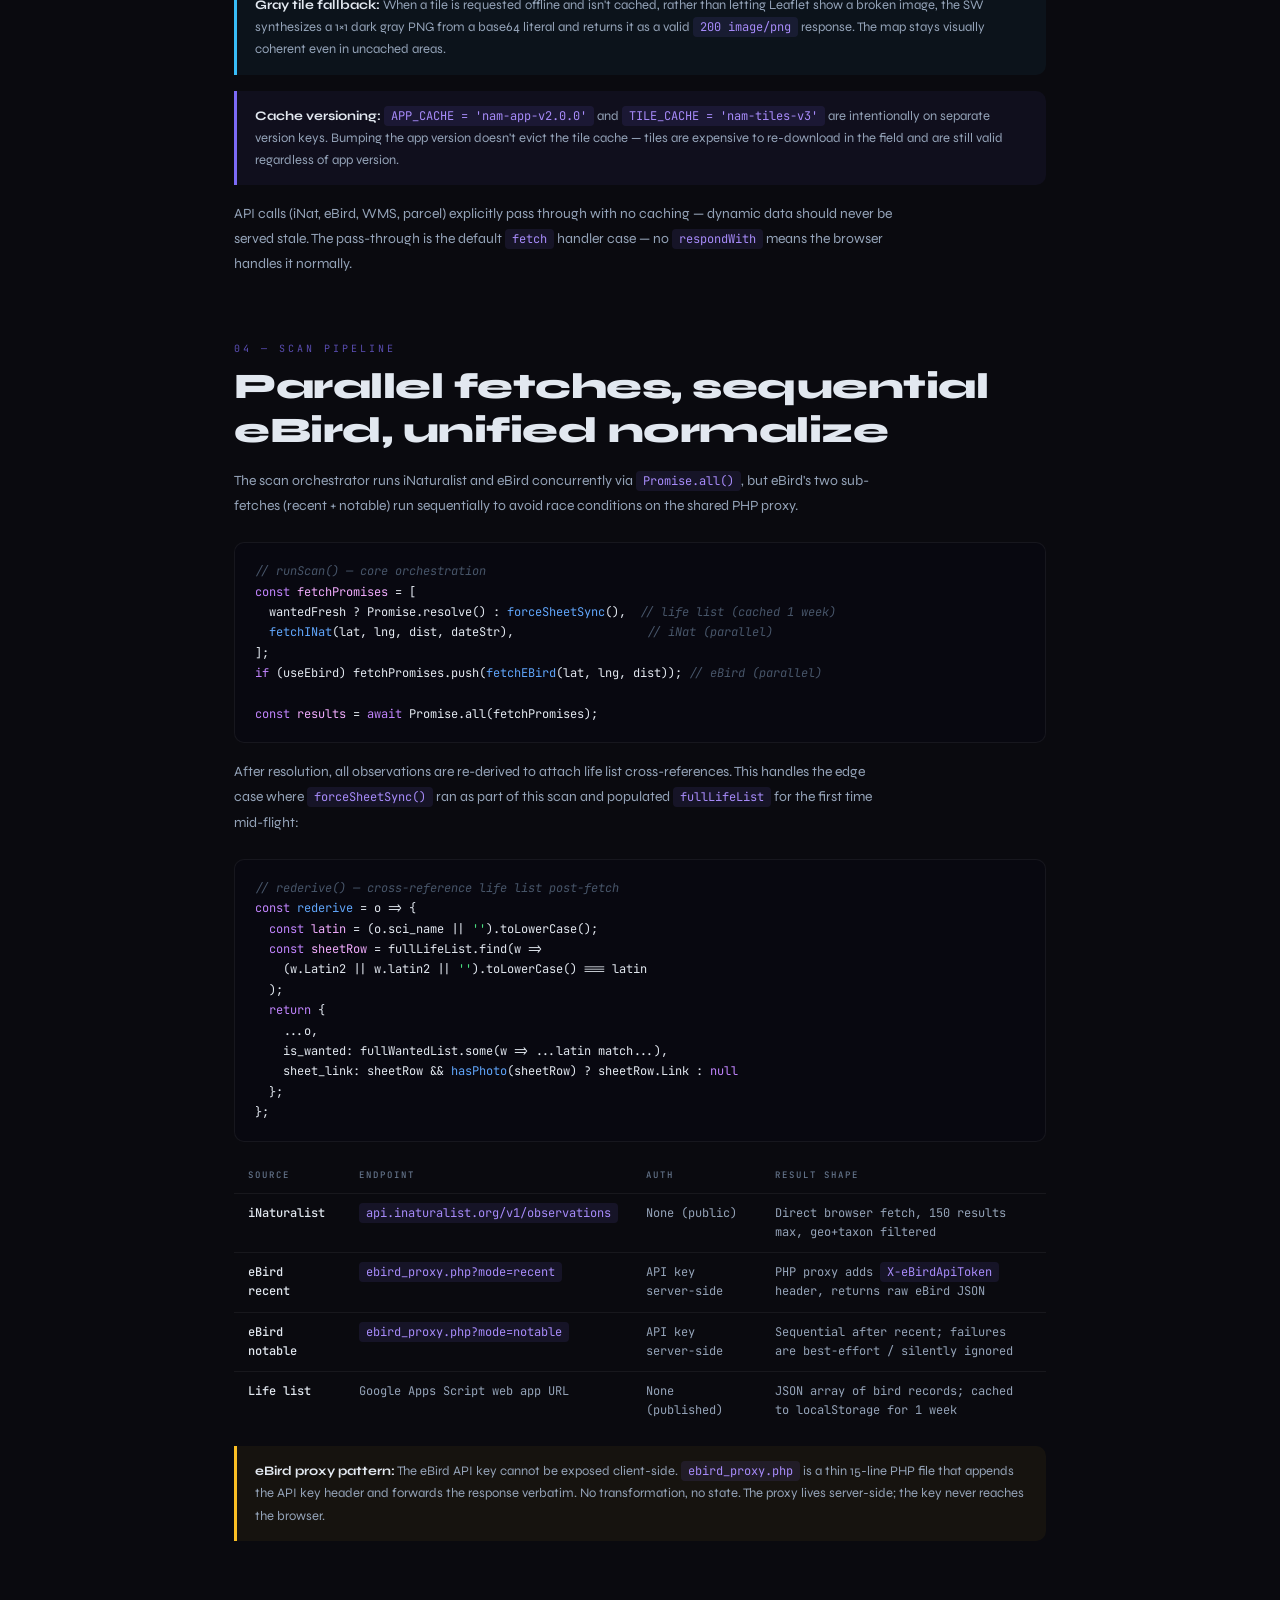
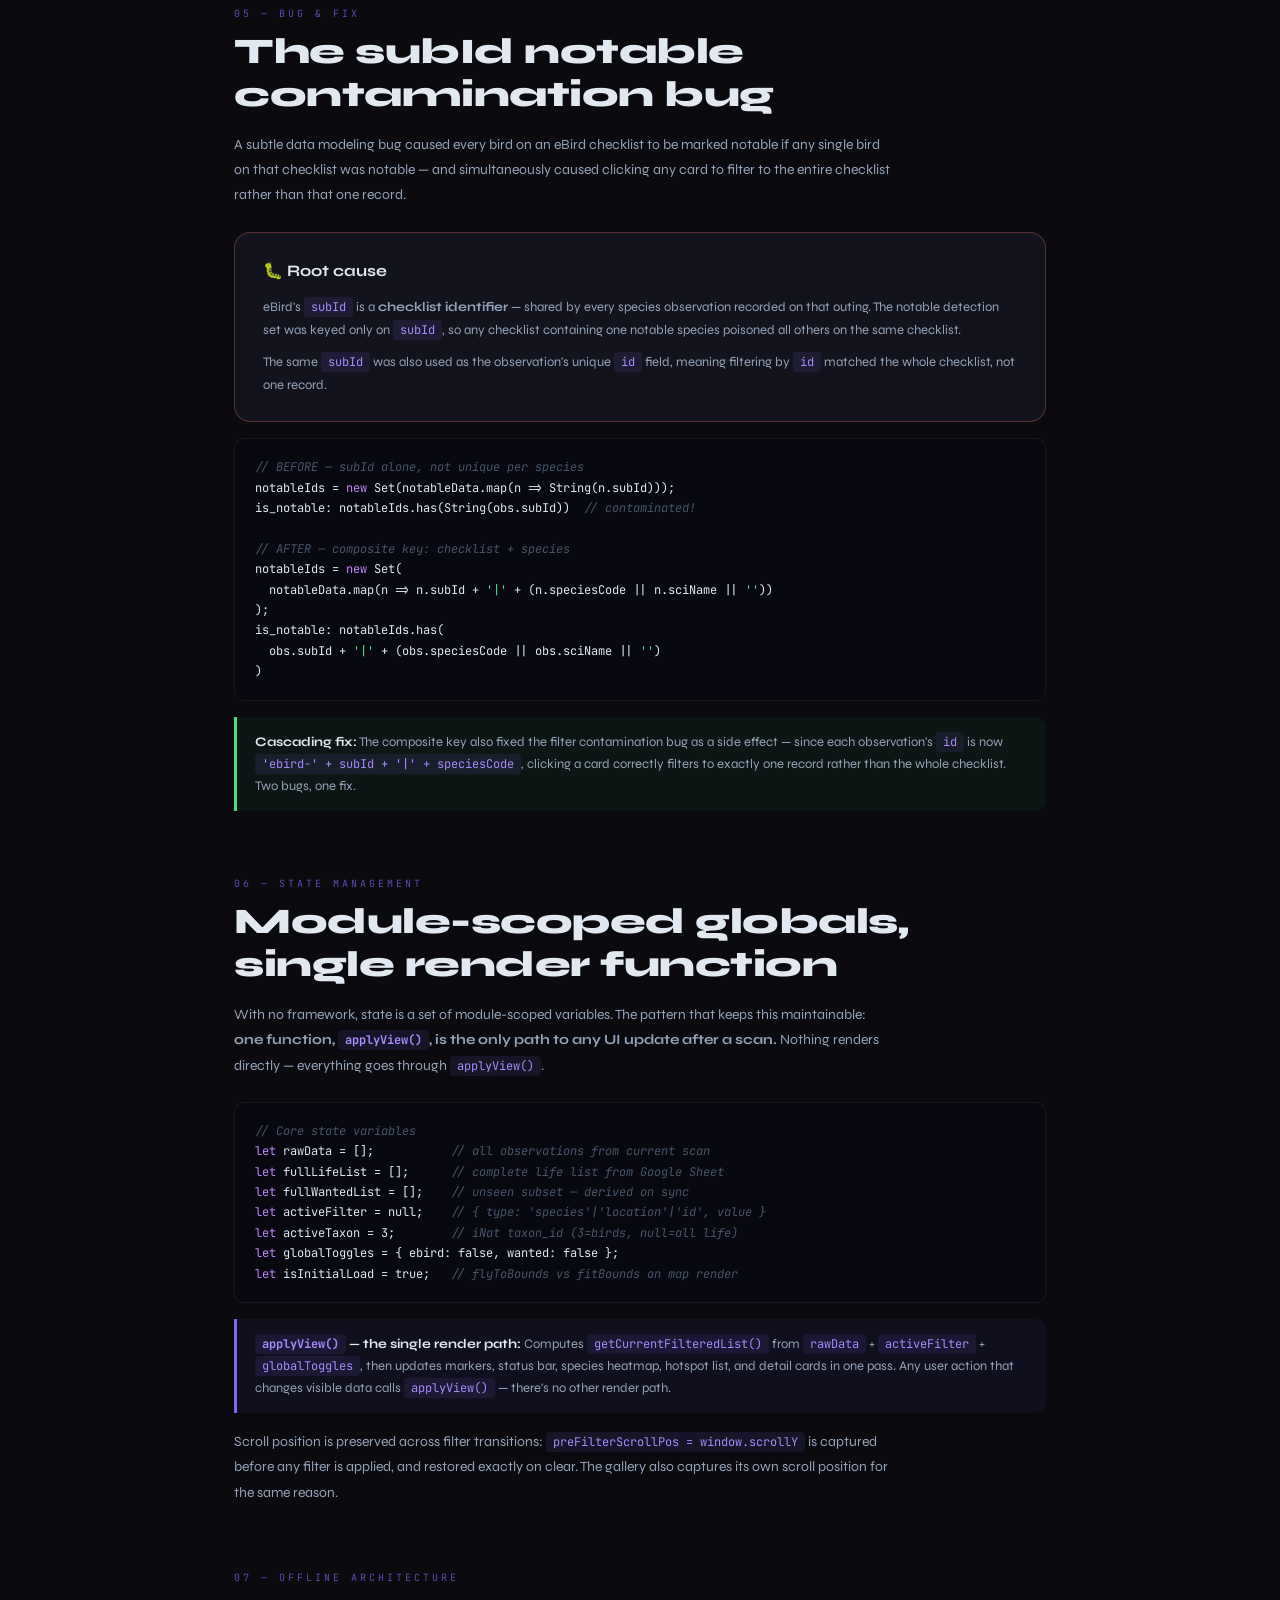
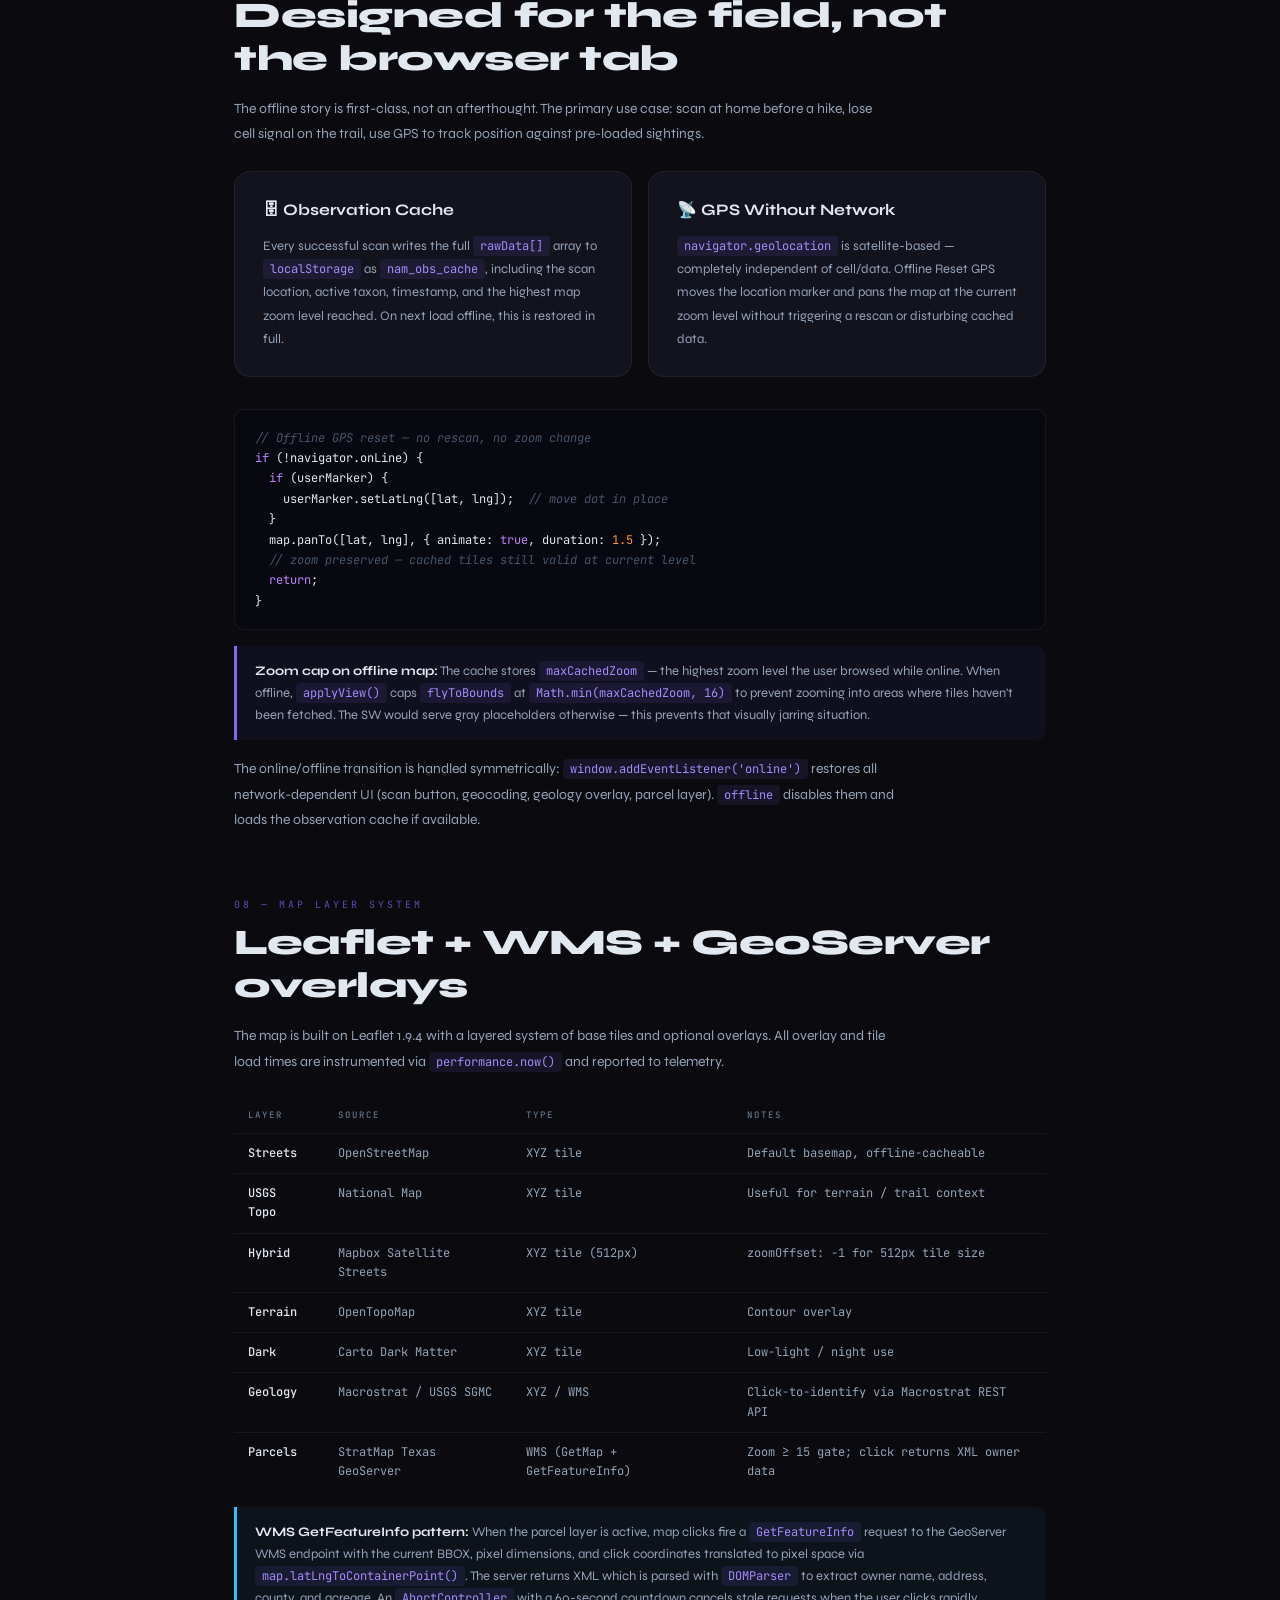
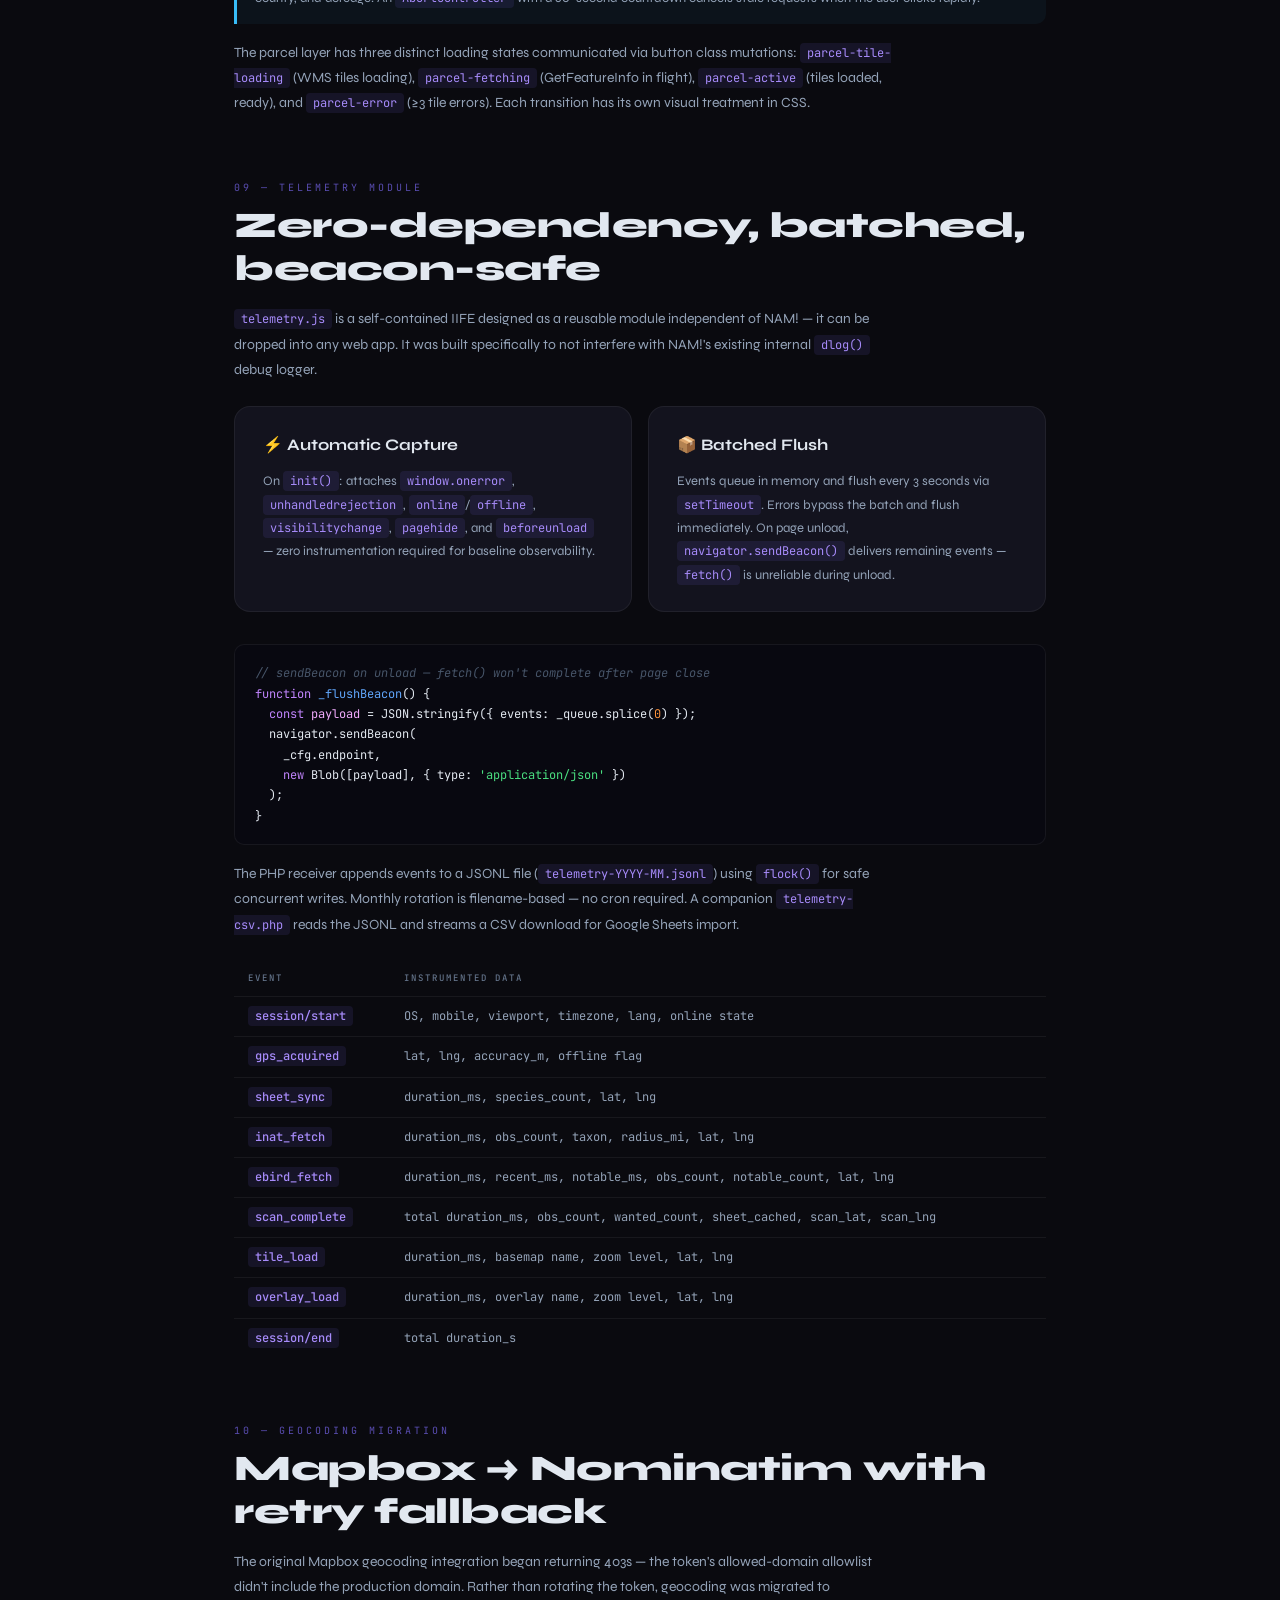
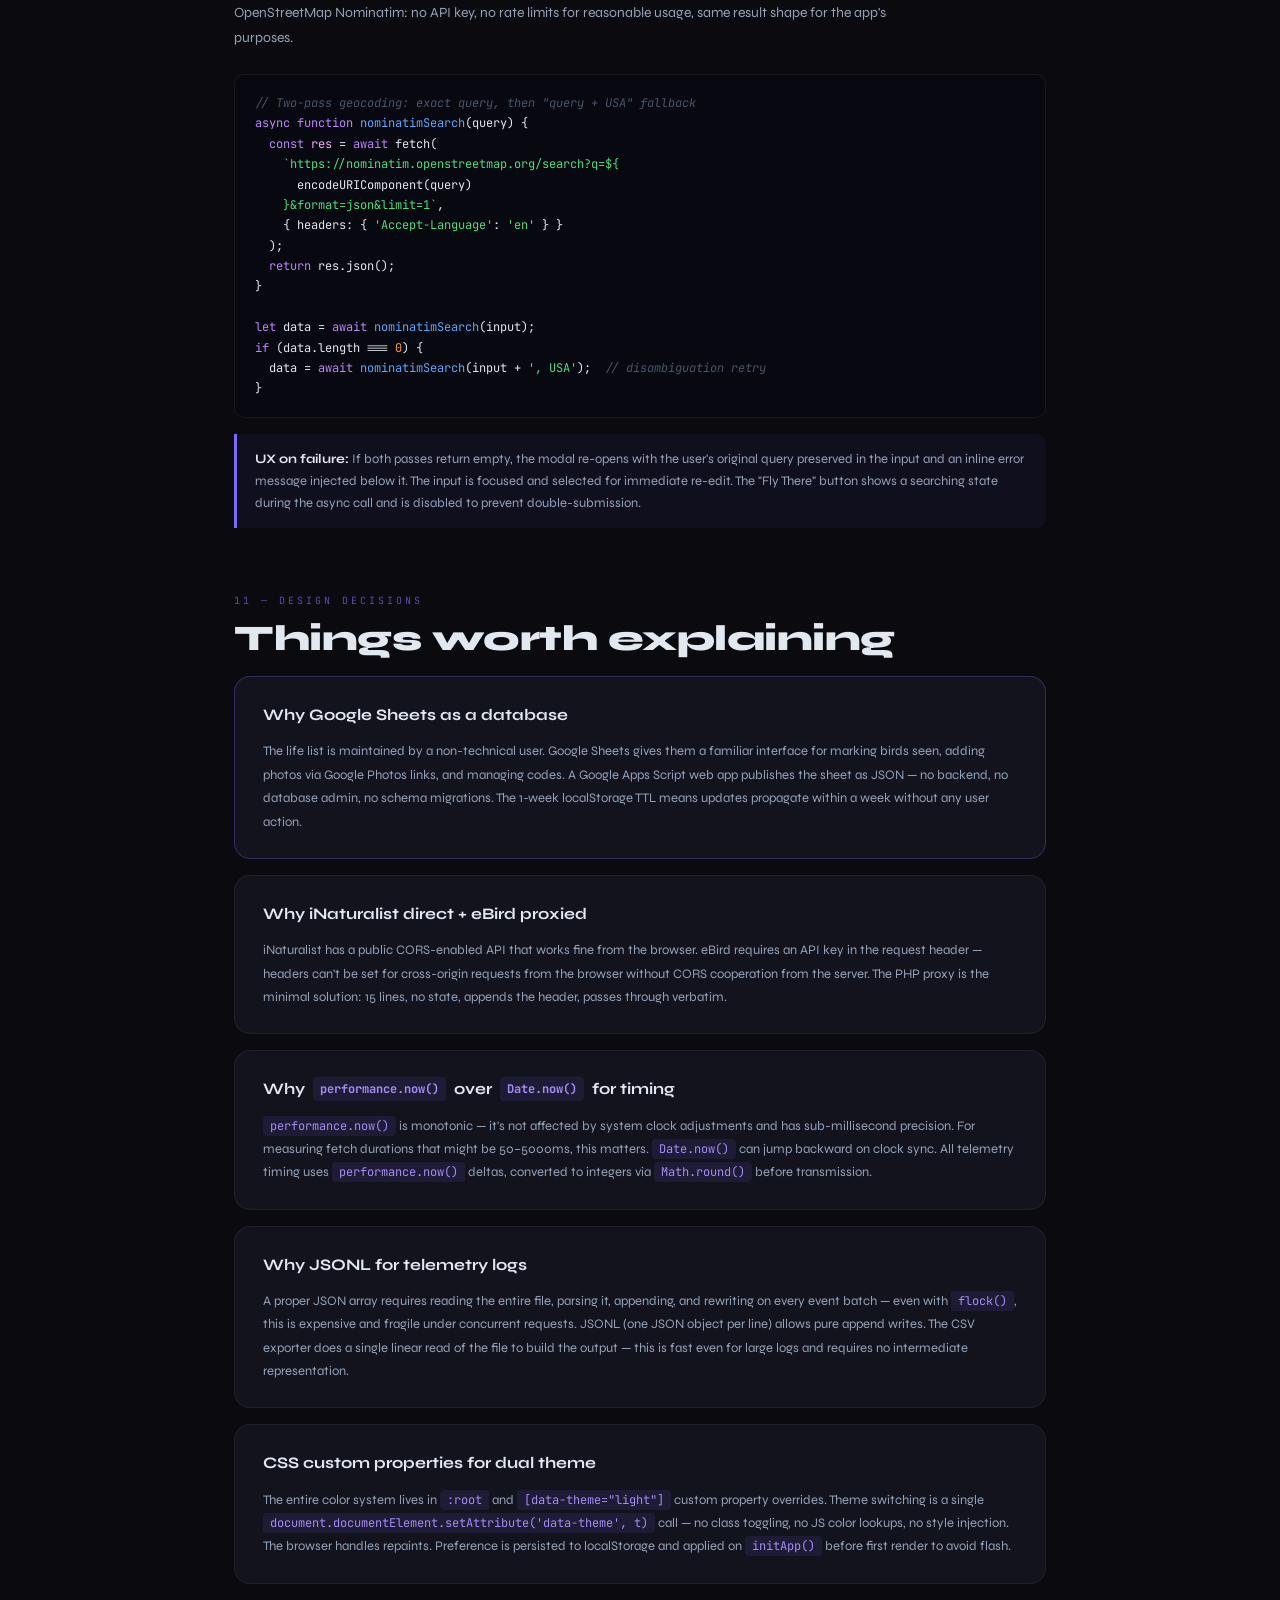
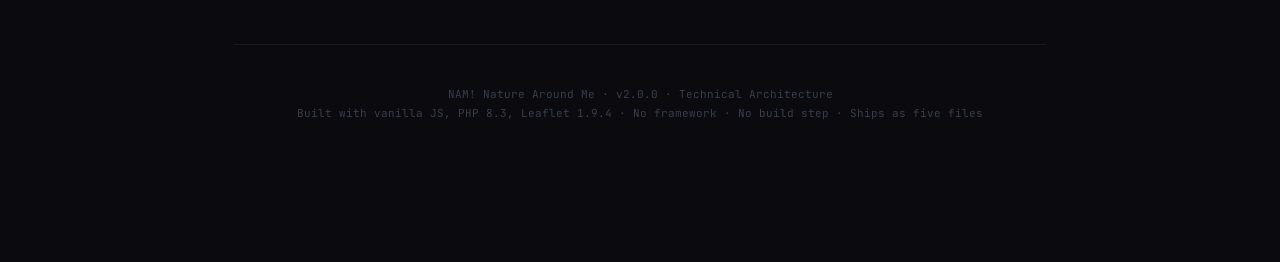
<file: nam-tech.html>
<!DOCTYPE html>
<html lang="en">
<head>
<meta charset="UTF-8">
<meta name="viewport" content="width=device-width, initial-scale=1.0">
<title>NAM! — Technical Architecture</title>
<link href="https://fonts.googleapis.com/css2?family=JetBrains+Mono:wght@300;400;500;700&family=Syne:wght@400;600;700;800&display=swap" rel="stylesheet">
<style>
  :root {
    --bg: #0a0a0f;
    --bg2: #0f0f18;
    --card: #13131e;
    --card2: #1a1a28;
    --accent: #7c6af7;
    --accent2: #a78bfa;
    --green: #4ade80;
    --blue: #38bdf8;
    --gold: #fbbf24;
    --red: #f87171;
    --orange: #fb923c;
    --text: #e2e8f0;
    --dim: #64748b;
    --dim2: #94a3b8;
    --border: rgba(124,106,247,0.2);
    --border2: rgba(255,255,255,0.06);
    --mono: 'JetBrains Mono', monospace;
    --sans: 'Syne', sans-serif;
  }

  * { box-sizing: border-box; margin: 0; padding: 0; }

  body {
    background: var(--bg);
    color: var(--text);
    font-family: var(--sans);
    font-size: 15px;
    line-height: 1.7;
    padding-bottom: 100px;
  }

  /* ── Hero ── */
  .hero {
    padding: 80px 24px 70px;
    position: relative;
    overflow: hidden;
    border-bottom: 1px solid var(--border2);
  }

  .hero::before {
    content: '';
    position: absolute;
    inset: 0;
    background:
      radial-gradient(ellipse 70% 50% at 0% 0%, rgba(124,106,247,0.15) 0%, transparent 60%),
      radial-gradient(ellipse 50% 50% at 100% 100%, rgba(56,189,248,0.08) 0%, transparent 60%);
    pointer-events: none;
  }

  .hero-inner { max-width: 860px; margin: 0 auto; position: relative; }

  .hero-tag {
    font-family: var(--mono);
    font-size: 11px;
    letter-spacing: 3px;
    text-transform: uppercase;
    color: var(--accent2);
    margin-bottom: 20px;
    opacity: 0.8;
  }

  .hero h1 {
    font-size: clamp(40px, 8vw, 72px);
    font-weight: 800;
    letter-spacing: -2px;
    line-height: 1.0;
    margin-bottom: 6px;
  }

  .hero h1 span { color: var(--accent2); }

  .hero-sub {
    font-family: var(--mono);
    font-size: 14px;
    color: var(--dim2);
    margin-bottom: 28px;
  }

  .hero-desc {
    max-width: 600px;
    font-size: 16px;
    color: var(--dim2);
    line-height: 1.8;
    font-weight: 400;
  }

  .hero-badges {
    display: flex;
    flex-wrap: wrap;
    gap: 8px;
    margin-top: 28px;
  }

  .badge {
    font-family: var(--mono);
    font-size: 10px;
    font-weight: 500;
    letter-spacing: 1px;
    text-transform: uppercase;
    padding: 5px 12px;
    border-radius: 4px;
    border: 1px solid;
  }

  .badge-purple { color: var(--accent2); border-color: rgba(167,139,250,0.3); background: rgba(124,106,247,0.08); }
  .badge-green  { color: var(--green);   border-color: rgba(74,222,128,0.3);  background: rgba(74,222,128,0.06); }
  .badge-blue   { color: var(--blue);    border-color: rgba(56,189,248,0.3);  background: rgba(56,189,248,0.06); }
  .badge-gold   { color: var(--gold);    border-color: rgba(251,191,36,0.3);  background: rgba(251,191,36,0.06); }
  .badge-red    { color: var(--red);     border-color: rgba(248,113,113,0.3); background: rgba(248,113,113,0.06); }
  .badge-orange { color: var(--orange);  border-color: rgba(251,146,60,0.3);  background: rgba(251,146,60,0.06); }

  /* ── Layout ── */
  .container { max-width: 860px; margin: 0 auto; padding: 0 24px; }

  /* ── Section ── */
  .section { margin-top: 64px; }

  .section-eyebrow {
    font-family: var(--mono);
    font-size: 10px;
    letter-spacing: 3px;
    text-transform: uppercase;
    color: var(--accent);
    opacity: 0.7;
    margin-bottom: 8px;
  }

  .section h2 {
    font-size: clamp(24px, 4vw, 36px);
    font-weight: 800;
    letter-spacing: -0.5px;
    color: var(--text);
    margin-bottom: 16px;
    line-height: 1.2;
  }

  .section > p {
    color: var(--dim2);
    font-size: 14px;
    margin-bottom: 24px;
    max-width: 660px;
    line-height: 1.8;
  }

  /* ── Cards ── */
  .card {
    background: var(--card);
    border: 1px solid var(--border2);
    border-radius: 16px;
    padding: 24px 28px;
    margin-bottom: 16px;
  }

  .card-purple { border-color: rgba(124,106,247,0.3); }
  .card-green  { border-color: rgba(74,222,128,0.2); }
  .card-blue   { border-color: rgba(56,189,248,0.2); }
  .card-gold   { border-color: rgba(251,191,36,0.2); }

  .card h3 {
    font-size: 16px;
    font-weight: 700;
    color: var(--text);
    margin-bottom: 12px;
    display: flex;
    align-items: center;
    gap: 8px;
  }

  .card p {
    color: var(--dim2);
    font-size: 13px;
    line-height: 1.8;
  }

  .card p + p { margin-top: 10px; }

  /* ── Code blocks ── */
  pre {
    background: #080810;
    border: 1px solid var(--border2);
    border-radius: 10px;
    padding: 18px 20px;
    overflow-x: auto;
    margin: 16px 0;
    font-family: var(--mono);
    font-size: 12px;
    line-height: 1.7;
  }

  .kw  { color: #c084fc; }  /* keyword */
  .fn  { color: #60a5fa; }  /* function */
  .str { color: #4ade80; }  /* string */
  .cm  { color: #475569; font-style: italic; }  /* comment */
  .num { color: #fb923c; }  /* number */
  .cn  { color: #f0abfc; }  /* const/var name */
  .op  { color: #94a3b8; }  /* operator */

  code {
    font-family: var(--mono);
    font-size: 12px;
    background: rgba(124,106,247,0.1);
    color: var(--accent2);
    padding: 2px 7px;
    border-radius: 4px;
  }

  /* ── Architecture diagram boxes ── */
  .arch {
    display: grid;
    gap: 2px;
    margin: 20px 0;
  }

  .arch-row {
    display: flex;
    gap: 2px;
  }

  .arch-box {
    flex: 1;
    background: var(--card2);
    border: 1px solid var(--border2);
    border-radius: 8px;
    padding: 14px 16px;
    font-family: var(--mono);
    font-size: 11px;
  }

  .arch-box .ab-label {
    font-size: 9px;
    letter-spacing: 2px;
    text-transform: uppercase;
    color: var(--dim);
    margin-bottom: 4px;
  }

  .arch-box .ab-name {
    font-weight: 700;
    font-size: 13px;
    margin-bottom: 2px;
  }

  .arch-box .ab-desc {
    font-size: 10px;
    color: var(--dim);
    line-height: 1.5;
  }

  .arch-box.purple { border-color: rgba(124,106,247,0.4); }
  .arch-box.purple .ab-name { color: var(--accent2); }
  .arch-box.green  { border-color: rgba(74,222,128,0.4); }
  .arch-box.green  .ab-name { color: var(--green); }
  .arch-box.blue   { border-color: rgba(56,189,248,0.4); }
  .arch-box.blue   .ab-name { color: var(--blue); }
  .arch-box.gold   { border-color: rgba(251,191,36,0.4); }
  .arch-box.gold   .ab-name { color: var(--gold); }
  .arch-box.red    { border-color: rgba(248,113,113,0.4); }
  .arch-box.red    .ab-name { color: var(--red); }
  .arch-box.orange { border-color: rgba(251,146,60,0.4); }
  .arch-box.orange .ab-name { color: var(--orange); }

  .arch-arrow {
    text-align: center;
    font-family: var(--mono);
    font-size: 12px;
    color: var(--dim);
    padding: 4px 0;
  }

  /* ── Data flow table ── */
  .flow-table {
    width: 100%;
    border-collapse: collapse;
    font-size: 12px;
    font-family: var(--mono);
    margin: 16px 0;
  }

  .flow-table th {
    text-align: left;
    padding: 10px 14px;
    font-size: 9px;
    letter-spacing: 2px;
    text-transform: uppercase;
    color: var(--dim);
    border-bottom: 1px solid var(--border2);
    font-weight: 500;
  }

  .flow-table td {
    padding: 10px 14px;
    border-bottom: 1px solid var(--border2);
    color: var(--dim2);
    vertical-align: top;
    line-height: 1.6;
  }

  .flow-table td:first-child { color: var(--text); font-weight: 500; }
  .flow-table tr:last-child td { border-bottom: none; }
  .flow-table tr:hover td { background: rgba(255,255,255,0.02); }

  /* ── Callout ── */
  .callout {
    border-left: 3px solid var(--accent);
    background: rgba(124,106,247,0.06);
    border-radius: 0 10px 10px 0;
    padding: 14px 18px;
    margin: 16px 0;
    font-size: 13px;
    color: var(--dim2);
    line-height: 1.7;
  }

  .callout.green  { border-color: var(--green);  background: rgba(74,222,128,0.05); }
  .callout.gold   { border-color: var(--gold);   background: rgba(251,191,36,0.05); }
  .callout.red    { border-color: var(--red);    background: rgba(248,113,113,0.05); }
  .callout.blue   { border-color: var(--blue);   background: rgba(56,189,248,0.05); }

  .callout strong { color: var(--text); }

  /* ── File tree ── */
  .file-tree {
    background: #080810;
    border: 1px solid var(--border2);
    border-radius: 10px;
    padding: 18px 20px;
    font-family: var(--mono);
    font-size: 12px;
    line-height: 2;
  }

  .ft-dir  { color: var(--blue); font-weight: 700; }
  .ft-file { color: var(--dim2); }
  .ft-file span { color: var(--dim); font-size: 11px; margin-left: 8px; }
  .ft-indent { padding-left: 20px; }
  .ft-indent2 { padding-left: 40px; }

  /* ── Grid ── */
  .grid-2 {
    display: grid;
    grid-template-columns: 1fr 1fr;
    gap: 16px;
    margin-top: 16px;
  }

  /* ── Divider ── */
  hr { border: none; border-top: 1px solid var(--border2); margin: 60px 0 0; }

  /* ── TOC ── */
  .toc {
    background: var(--card);
    border: 1px solid var(--border2);
    border-radius: 16px;
    padding: 24px 28px;
    margin-top: 40px;
  }

  .toc h3 {
    font-family: var(--mono);
    font-size: 10px;
    letter-spacing: 3px;
    text-transform: uppercase;
    color: var(--dim);
    margin-bottom: 14px;
  }

  .toc a {
    display: flex;
    align-items: center;
    gap: 10px;
    padding: 6px 0;
    color: var(--dim2);
    text-decoration: none;
    font-size: 13px;
    border-bottom: 1px solid var(--border2);
    transition: color 0.15s;
  }

  .toc a:last-child { border-bottom: none; }
  .toc a:hover { color: var(--accent2); }
  .toc a .toc-num { font-family: var(--mono); font-size: 10px; color: var(--dim); min-width: 24px; }

  footer {
    text-align: center;
    padding: 40px 20px;
    font-family: var(--mono);
    font-size: 11px;
    color: var(--dim);
    opacity: 0.5;
  }

  @media (max-width: 600px) {
    .grid-2 { grid-template-columns: 1fr; }
    .arch-row { flex-direction: column; }
  }
</style>
</head>
<body>

<!-- ══ HERO ══════════════════════════════════════════════════════════════════ -->
<div class="hero">
  <div class="hero-inner">
    <div class="hero-tag">Technical Architecture · v2.0.0</div>
    <h1>NAM! <span>//</span><br>Nature Around Me</h1>
    <div class="hero-sub">// Zero-framework PWA · Vanilla JS · PHP · No build step</div>
    <p class="hero-desc">
      A production field tool for real-time wildlife observation aggregation,
      built entirely without a framework, bundler, or build pipeline.
      Ships as five files. Works offline in the field.
    </p>
    <div class="hero-badges">
      <span class="badge badge-purple">Vanilla JS ES2020</span>
      <span class="badge badge-green">PWA / Service Worker</span>
      <span class="badge badge-blue">Leaflet 1.9.4</span>
      <span class="badge badge-gold">PHP 8.3</span>
      <span class="badge badge-red">iNaturalist API</span>
      <span class="badge badge-orange">eBird API v2</span>
      <span class="badge badge-blue">WMS / GeoServer</span>
      <span class="badge badge-purple">JSONL Telemetry</span>
    </div>
  </div>
</div>

<!-- ══ CONTENT ════════════════════════════════════════════════════════════════ -->
<div class="container">

  <div class="toc">
    <h3>Contents</h3>
    <a href="#files"><span class="toc-num">01</span> File Structure & Deployment</a>
    <a href="#architecture"><span class="toc-num">02</span> Application Architecture</a>
    <a href="#sw"><span class="toc-num">03</span> Service Worker & Caching Strategy</a>
    <a href="#scan"><span class="toc-num">04</span> Scan Orchestration & Data Pipeline</a>
    <a href="#notable"><span class="toc-num">05</span> The Notable Bug & Fix</a>
    <a href="#state"><span class="toc-num">06</span> State Management</a>
    <a href="#offline"><span class="toc-num">07</span> Offline Architecture</a>
    <a href="#map"><span class="toc-num">08</span> Map Layer System</a>
    <a href="#telemetry"><span class="toc-num">09</span> Telemetry Module</a>
    <a href="#geocoding"><span class="toc-num">10</span> Geocoding Migration</a>
    <a href="#decisions"><span class="toc-num">11</span> Design Decisions</a>
  </div>

  <!-- 01 FILE STRUCTURE -->
  <div class="section" id="files">
    <div class="section-eyebrow">01 — File Structure</div>
    <h2>Five files. No build step.</h2>
    <p>The entire application ships as a flat directory. No transpilation, no bundling, no node_modules. Deployed via FTP.</p>

    <div class="file-tree">
      <div class="ft-dir">htdocs/</div>
      <div class="ft-indent">
        <div class="ft-dir">nam/</div>
        <div class="ft-indent">
          <div class="ft-file">index.html <span>— shell, DOM structure, script tags</span></div>
          <div class="ft-file">nam.js <span>— ~1400 lines, all application logic</span></div>
          <div class="ft-file">nam.css <span>— ~650 lines, CSS custom properties throughout</span></div>
          <div class="ft-file">nam-sw.js <span>— service worker, two cache strategies</span></div>
          <div class="ft-file">ebird_proxy.php <span>— CORS proxy for eBird API key</span></div>
          <div class="ft-file">nam-guide.html <span>— end-user documentation</span></div>
        </div>
        <div class="ft-dir">telemetry/ <span style="color:var(--dim);font-size:11px;">(sibling directory)</span></div>
        <div class="ft-indent">
          <div class="ft-file">telemetry.js <span>— universal client telemetry module</span></div>
          <div class="ft-file">telemetry.php <span>— JSONL receiver + append</span></div>
          <div class="ft-file">telemetry-csv.php <span>— CSV export for Sheets</span></div>
          <div class="ft-file">logs/ <span>— telemetry-YYYY-MM.jsonl (auto-created)</span></div>
        </div>
      </div>
    </div>

    <div class="callout green">
      <strong>No framework rationale:</strong> The app targets a single primary user in the field on mobile. Framework overhead (React hydration, bundle splitting, etc.) adds latency and complexity that doesn't pay off at this scale. Vanilla JS with <code>async/await</code> and CSS custom properties gets the job done in ~150KB total.
    </div>
  </div>

  <!-- 02 ARCHITECTURE -->
  <div class="section" id="architecture">
    <div class="section-eyebrow">02 — Architecture</div>
    <h2>Single-page, event-driven, no router</h2>
    <p>NAM! is a single HTML page. All UI state transitions are DOM mutations driven by vanilla JS functions. There is no virtual DOM, no component tree, no reactivity system.</p>

    <div class="arch">
      <div class="arch-row">
        <div class="arch-box purple">
          <div class="ab-label">Trigger</div>
          <div class="ab-name">User / GPS / Location</div>
          <div class="ab-desc">Tap scan, set location, drag marker, right-click map</div>
        </div>
        <div class="arch-box purple">
          <div class="ab-label">Orchestrator</div>
          <div class="ab-name">runScan(pos)</div>
          <div class="ab-desc">Coordinates parallel fetches, merges results, writes cache</div>
        </div>
      </div>
      <div class="arch-arrow">↓ Promise.all([ fetchINat, fetchEBird ]) ↓</div>
      <div class="arch-row">
        <div class="arch-box green">
          <div class="ab-label">API 1</div>
          <div class="ab-name">iNaturalist v1</div>
          <div class="ab-desc">All taxa · geo radius · 150 obs · direct browser fetch</div>
        </div>
        <div class="arch-box blue">
          <div class="ab-label">API 2 (birds only)</div>
          <div class="ab-name">eBird v2 → PHP Proxy</div>
          <div class="ab-desc">Recent + notable · CORS proxied · API key hidden server-side</div>
        </div>
        <div class="arch-box gold">
          <div class="ab-label">Life List</div>
          <div class="ab-name">Google Sheet → GAS</div>
          <div class="ab-desc">Bird life list via Apps Script · 1-week localStorage cache</div>
        </div>
      </div>
      <div class="arch-arrow">↓ merge → normalize → sort by date → rawData[] ↓</div>
      <div class="arch-row">
        <div class="arch-box red">
          <div class="ab-label">Render</div>
          <div class="ab-name">applyView()</div>
          <div class="ab-desc">Filter → markers → stats → cards — single render function for all state</div>
        </div>
        <div class="arch-box orange">
          <div class="ab-label">Persistence</div>
          <div class="ab-name">localStorage + SW Cache</div>
          <div class="ab-desc">Observations + tiles cached for offline use in the field</div>
        </div>
      </div>
    </div>
  </div>

  <!-- 03 SERVICE WORKER -->
  <div class="section" id="sw">
    <div class="section-eyebrow">03 — Service Worker</div>
    <h2>Two cache strategies, one gray tile fallback</h2>
    <p>The service worker (<code>nam-sw.js</code>) implements differentiated caching based on resource type — a deliberate choice driven by the offline field use case.</p>

    <div class="grid-2">
      <div class="card card-purple">
        <h3>📄 HTML — Stale-While-Revalidate</h3>
        <p>Serve the cached shell instantly. Revalidate in the background with <code>event.waitUntil(networkFetch)</code>. Next load gets the fresh version. Zero-latency perceived load.</p>
      </div>
      <div class="card card-blue">
        <h3>🗺 Tiles — Network-First, Cache Fallback</h3>
        <p>Always try network first to prevent stale tiles when online. On failure, serve from <code>nam-tiles-v3</code> cache. LRU eviction at 500 tiles (~25MB). Opaque responses rejected explicitly.</p>
      </div>
    </div>

    <pre><span class="cm">// Firefox quirk: opaque responses (status 0) must be rejected</span>
<span class="cm">// or cache.put() silently stores unusable blobs</span>
<span class="kw">const</span> <span class="cn">res</span> = <span class="kw">await</span> fetch(request, {
  mode: <span class="str">'cors'</span>,
  credentials: <span class="str">'omit'</span>  <span class="cm">// required for cross-origin tiles in SW context</span>
});
<span class="kw">if</span> (res.ok && res.type !== <span class="str">'opaque'</span>) {
  cache.put(request, res.clone());
}</pre>

    <div class="callout blue">
      <strong>Gray tile fallback:</strong> When a tile is requested offline and isn't cached, rather than letting Leaflet show a broken image, the SW synthesizes a 1×1 dark gray PNG from a base64 literal and returns it as a valid <code>200 image/png</code> response. The map stays visually coherent even in uncached areas.
    </div>

    <div class="callout">
      <strong>Cache versioning:</strong> <code>APP_CACHE = 'nam-app-v2.0.0'</code> and <code>TILE_CACHE = 'nam-tiles-v3'</code> are intentionally on separate version keys. Bumping the app version doesn't evict the tile cache — tiles are expensive to re-download in the field and are still valid regardless of app version.
    </div>

    <p style="margin-top:16px;">API calls (iNat, eBird, WMS, parcel) explicitly pass through with no caching — dynamic data should never be served stale. The pass-through is the default <code>fetch</code> handler case — no <code>respondWith</code> means the browser handles it normally.</p>
  </div>

  <!-- 04 SCAN PIPELINE -->
  <div class="section" id="scan">
    <div class="section-eyebrow">04 — Scan Pipeline</div>
    <h2>Parallel fetches, sequential eBird, unified normalize</h2>
    <p>The scan orchestrator runs iNaturalist and eBird concurrently via <code>Promise.all()</code>, but eBird's two sub-fetches (recent + notable) run sequentially to avoid race conditions on the shared PHP proxy.</p>

    <pre><span class="cm">// runScan() — core orchestration</span>
<span class="kw">const</span> <span class="cn">fetchPromises</span> = [
  wantedFresh ? Promise.resolve() : <span class="fn">forceSheetSync</span>(),  <span class="cm">// life list (cached 1 week)</span>
  <span class="fn">fetchINat</span>(lat, lng, dist, dateStr),                   <span class="cm">// iNat (parallel)</span>
];
<span class="kw">if</span> (useEbird) fetchPromises.push(<span class="fn">fetchEBird</span>(lat, lng, dist)); <span class="cm">// eBird (parallel)</span>

<span class="kw">const</span> <span class="cn">results</span> = <span class="kw">await</span> Promise.all(fetchPromises);</pre>

    <p>After resolution, all observations are re-derived to attach life list cross-references. This handles the edge case where <code>forceSheetSync()</code> ran as part of this scan and populated <code>fullLifeList</code> for the first time mid-flight:</p>

    <pre><span class="cm">// rederive() — cross-reference life list post-fetch</span>
<span class="kw">const</span> <span class="fn">rederive</span> = o => {
  <span class="kw">const</span> <span class="cn">latin</span> = (o.sci_name || <span class="str">''</span>).toLowerCase();
  <span class="kw">const</span> <span class="cn">sheetRow</span> = fullLifeList.find(w =>
    (w.Latin2 || w.latin2 || <span class="str">''</span>).toLowerCase() === latin
  );
  <span class="kw">return</span> {
    ...o,
    is_wanted: fullWantedList.some(w => ...latin match...),
    sheet_link: sheetRow && <span class="fn">hasPhoto</span>(sheetRow) ? sheetRow.Link : <span class="kw">null</span>
  };
};</pre>

    <table class="flow-table">
      <tr><th>Source</th><th>Endpoint</th><th>Auth</th><th>Result shape</th></tr>
      <tr>
        <td>iNaturalist</td>
        <td><code>api.inaturalist.org/v1/observations</code></td>
        <td>None (public)</td>
        <td>Direct browser fetch, 150 results max, geo+taxon filtered</td>
      </tr>
      <tr>
        <td>eBird recent</td>
        <td><code>ebird_proxy.php?mode=recent</code></td>
        <td>API key server-side</td>
        <td>PHP proxy adds <code>X-eBirdApiToken</code> header, returns raw eBird JSON</td>
      </tr>
      <tr>
        <td>eBird notable</td>
        <td><code>ebird_proxy.php?mode=notable</code></td>
        <td>API key server-side</td>
        <td>Sequential after recent; failures are best-effort / silently ignored</td>
      </tr>
      <tr>
        <td>Life list</td>
        <td>Google Apps Script web app URL</td>
        <td>None (published)</td>
        <td>JSON array of bird records; cached to localStorage for 1 week</td>
      </tr>
    </table>

    <div class="callout gold">
      <strong>eBird proxy pattern:</strong> The eBird API key cannot be exposed client-side. <code>ebird_proxy.php</code> is a thin 15-line PHP file that appends the API key header and forwards the response verbatim. No transformation, no state. The proxy lives server-side; the key never reaches the browser.
    </div>
  </div>

  <!-- 05 NOTABLE BUG -->
  <div class="section" id="notable">
    <div class="section-eyebrow">05 — Bug & Fix</div>
    <h2>The subId notable contamination bug</h2>
    <p>A subtle data modeling bug caused every bird on an eBird checklist to be marked notable if any single bird on that checklist was notable — and simultaneously caused clicking any card to filter to the entire checklist rather than that one record.</p>

    <div class="card card-red" style="border-color:rgba(248,113,113,0.3);">
      <h3>🐛 Root cause</h3>
      <p>eBird's <code>subId</code> is a <strong>checklist identifier</strong> — shared by every species observation recorded on that outing. The notable detection set was keyed only on <code>subId</code>, so any checklist containing one notable species poisoned all others on the same checklist.</p>
      <p style="margin-top:8px;">The same <code>subId</code> was also used as the observation's unique <code>id</code> field, meaning filtering by <code>id</code> matched the whole checklist, not one record.</p>
    </div>

    <pre><span class="cm">// BEFORE — subId alone, not unique per species</span>
notableIds = <span class="kw">new</span> Set(notableData.map(n => String(n.subId)));
is_notable: notableIds.has(String(obs.subId))  <span class="cm">// contaminated!</span>

<span class="cm">// AFTER — composite key: checklist + species</span>
notableIds = <span class="kw">new</span> Set(
  notableData.map(n => n.subId + <span class="str">'|'</span> + (n.speciesCode || n.sciName || <span class="str">''</span>))
);
is_notable: notableIds.has(
  obs.subId + <span class="str">'|'</span> + (obs.speciesCode || obs.sciName || <span class="str">''</span>)
)</pre>

    <div class="callout green">
      <strong>Cascading fix:</strong> The composite key also fixed the filter contamination bug as a side effect — since each observation's <code>id</code> is now <code>'ebird-' + subId + '|' + speciesCode</code>, clicking a card correctly filters to exactly one record rather than the whole checklist. Two bugs, one fix.
    </div>
  </div>

  <!-- 06 STATE -->
  <div class="section" id="state">
    <div class="section-eyebrow">06 — State Management</div>
    <h2>Module-scoped globals, single render function</h2>
    <p>With no framework, state is a set of module-scoped variables. The pattern that keeps this maintainable: <strong>one function, <code>applyView()</code>, is the only path to any UI update after a scan.</strong> Nothing renders directly — everything goes through <code>applyView()</code>.</p>

    <pre><span class="cm">// Core state variables</span>
<span class="kw">let</span> rawData = [];           <span class="cm">// all observations from current scan</span>
<span class="kw">let</span> fullLifeList = [];      <span class="cm">// complete life list from Google Sheet</span>
<span class="kw">let</span> fullWantedList = [];    <span class="cm">// unseen subset — derived on sync</span>
<span class="kw">let</span> activeFilter = null;    <span class="cm">// { type: 'species'|'location'|'id', value }</span>
<span class="kw">let</span> activeTaxon = 3;        <span class="cm">// iNat taxon_id (3=birds, null=all life)</span>
<span class="kw">let</span> globalToggles = { ebird: false, wanted: false };
<span class="kw">let</span> isInitialLoad = true;   <span class="cm">// flyToBounds vs fitBounds on map render</span></pre>

    <div class="callout">
      <strong><code>applyView()</code> — the single render path:</strong> Computes <code>getCurrentFilteredList()</code> from <code>rawData</code> + <code>activeFilter</code> + <code>globalToggles</code>, then updates markers, status bar, species heatmap, hotspot list, and detail cards in one pass. Any user action that changes visible data calls <code>applyView()</code> — there's no other render path.
    </div>

    <p>Scroll position is preserved across filter transitions: <code>preFilterScrollPos = window.scrollY</code> is captured before any filter is applied, and restored exactly on clear. The gallery also captures its own scroll position for the same reason.</p>
  </div>

  <!-- 07 OFFLINE -->
  <div class="section" id="offline">
    <div class="section-eyebrow">07 — Offline Architecture</div>
    <h2>Designed for the field, not the browser tab</h2>
    <p>The offline story is first-class, not an afterthought. The primary use case: scan at home before a hike, lose cell signal on the trail, use GPS to track position against pre-loaded sightings.</p>

    <div class="grid-2">
      <div class="card">
        <h3>🗄 Observation Cache</h3>
        <p>Every successful scan writes the full <code>rawData[]</code> array to <code>localStorage</code> as <code>nam_obs_cache</code>, including the scan location, active taxon, timestamp, and the highest map zoom level reached. On next load offline, this is restored in full.</p>
      </div>
      <div class="card">
        <h3>📡 GPS Without Network</h3>
        <p><code>navigator.geolocation</code> is satellite-based — completely independent of cell/data. Offline Reset GPS moves the location marker and pans the map at the current zoom level without triggering a rescan or disturbing cached data.</p>
      </div>
    </div>

    <pre><span class="cm">// Offline GPS reset — no rescan, no zoom change</span>
<span class="kw">if</span> (!navigator.onLine) {
  <span class="kw">if</span> (userMarker) {
    userMarker.setLatLng([lat, lng]);  <span class="cm">// move dot in place</span>
  }
  map.panTo([lat, lng], { animate: <span class="kw">true</span>, duration: <span class="num">1.5</span> });
  <span class="cm">// zoom preserved — cached tiles still valid at current level</span>
  <span class="kw">return</span>;
}</pre>

    <div class="callout">
      <strong>Zoom cap on offline map:</strong> The cache stores <code>maxCachedZoom</code> — the highest zoom level the user browsed while online. When offline, <code>applyView()</code> caps <code>flyToBounds</code> at <code>Math.min(maxCachedZoom, 16)</code> to prevent zooming into areas where tiles haven't been fetched. The SW would serve gray placeholders otherwise — this prevents that visually jarring situation.
    </div>

    <p>The online/offline transition is handled symmetrically: <code>window.addEventListener('online')</code> restores all network-dependent UI (scan button, geocoding, geology overlay, parcel layer). <code>offline</code> disables them and loads the observation cache if available.</p>
  </div>

  <!-- 08 MAP -->
  <div class="section" id="map">
    <div class="section-eyebrow">08 — Map Layer System</div>
    <h2>Leaflet + WMS + GeoServer overlays</h2>
    <p>The map is built on Leaflet 1.9.4 with a layered system of base tiles and optional overlays. All overlay and tile load times are instrumented via <code>performance.now()</code> and reported to telemetry.</p>

    <table class="flow-table">
      <tr><th>Layer</th><th>Source</th><th>Type</th><th>Notes</th></tr>
      <tr><td>Streets</td><td>OpenStreetMap</td><td>XYZ tile</td><td>Default basemap, offline-cacheable</td></tr>
      <tr><td>USGS Topo</td><td>National Map</td><td>XYZ tile</td><td>Useful for terrain / trail context</td></tr>
      <tr><td>Hybrid</td><td>Mapbox Satellite Streets</td><td>XYZ tile (512px)</td><td>zoomOffset: -1 for 512px tile size</td></tr>
      <tr><td>Terrain</td><td>OpenTopoMap</td><td>XYZ tile</td><td>Contour overlay</td></tr>
      <tr><td>Dark</td><td>Carto Dark Matter</td><td>XYZ tile</td><td>Low-light / night use</td></tr>
      <tr><td>Geology</td><td>Macrostrat / USGS SGMC</td><td>XYZ / WMS</td><td>Click-to-identify via Macrostrat REST API</td></tr>
      <tr><td>Parcels</td><td>StratMap Texas GeoServer</td><td>WMS (GetMap + GetFeatureInfo)</td><td>Zoom ≥ 15 gate; click returns XML owner data</td></tr>
    </table>

    <div class="callout blue">
      <strong>WMS GetFeatureInfo pattern:</strong> When the parcel layer is active, map clicks fire a <code>GetFeatureInfo</code> request to the GeoServer WMS endpoint with the current BBOX, pixel dimensions, and click coordinates translated to pixel space via <code>map.latLngToContainerPoint()</code>. The server returns XML which is parsed with <code>DOMParser</code> to extract owner name, address, county, and acreage. An <code>AbortController</code> with a 60-second countdown cancels stale requests when the user clicks rapidly.
    </div>

    <p>The parcel layer has three distinct loading states communicated via button class mutations: <code>parcel-tile-loading</code> (WMS tiles loading), <code>parcel-fetching</code> (GetFeatureInfo in flight), <code>parcel-active</code> (tiles loaded, ready), and <code>parcel-error</code> (≥3 tile errors). Each transition has its own visual treatment in CSS.</p>
  </div>

  <!-- 09 TELEMETRY -->
  <div class="section" id="telemetry">
    <div class="section-eyebrow">09 — Telemetry Module</div>
    <h2>Zero-dependency, batched, beacon-safe</h2>
    <p><code>telemetry.js</code> is a self-contained IIFE designed as a reusable module independent of NAM! — it can be dropped into any web app. It was built specifically to not interfere with NAM!'s existing internal <code>dlog()</code> debug logger.</p>

    <div class="grid-2">
      <div class="card">
        <h3>⚡ Automatic Capture</h3>
        <p>On <code>init()</code>: attaches <code>window.onerror</code>, <code>unhandledrejection</code>, <code>online</code>/<code>offline</code>, <code>visibilitychange</code>, <code>pagehide</code>, and <code>beforeunload</code> — zero instrumentation required for baseline observability.</p>
      </div>
      <div class="card">
        <h3>📦 Batched Flush</h3>
        <p>Events queue in memory and flush every 3 seconds via <code>setTimeout</code>. Errors bypass the batch and flush immediately. On page unload, <code>navigator.sendBeacon()</code> delivers remaining events — <code>fetch()</code> is unreliable during unload.</p>
      </div>
    </div>

    <pre><span class="cm">// sendBeacon on unload — fetch() won't complete after page close</span>
<span class="kw">function</span> <span class="fn">_flushBeacon</span>() {
  <span class="kw">const</span> <span class="cn">payload</span> = JSON.stringify({ events: _queue.splice(<span class="num">0</span>) });
  navigator.sendBeacon(
    _cfg.endpoint,
    <span class="kw">new</span> Blob([payload], { type: <span class="str">'application/json'</span> })
  );
}</pre>

    <p>The PHP receiver appends events to a JSONL file (<code>telemetry-YYYY-MM.jsonl</code>) using <code>flock()</code> for safe concurrent writes. Monthly rotation is filename-based — no cron required. A companion <code>telemetry-csv.php</code> reads the JSONL and streams a CSV download for Google Sheets import.</p>

    <table class="flow-table">
      <tr><th>Event</th><th>Instrumented data</th></tr>
      <tr><td><code>session/start</code></td><td>OS, mobile, viewport, timezone, lang, online state</td></tr>
      <tr><td><code>gps_acquired</code></td><td>lat, lng, accuracy_m, offline flag</td></tr>
      <tr><td><code>sheet_sync</code></td><td>duration_ms, species_count, lat, lng</td></tr>
      <tr><td><code>inat_fetch</code></td><td>duration_ms, obs_count, taxon, radius_mi, lat, lng</td></tr>
      <tr><td><code>ebird_fetch</code></td><td>duration_ms, recent_ms, notable_ms, obs_count, notable_count, lat, lng</td></tr>
      <tr><td><code>scan_complete</code></td><td>total duration_ms, obs_count, wanted_count, sheet_cached, scan_lat, scan_lng</td></tr>
      <tr><td><code>tile_load</code></td><td>duration_ms, basemap name, zoom level, lat, lng</td></tr>
      <tr><td><code>overlay_load</code></td><td>duration_ms, overlay name, zoom level, lat, lng</td></tr>
      <tr><td><code>session/end</code></td><td>total duration_s</td></tr>
    </table>
  </div>

  <!-- 10 GEOCODING -->
  <div class="section" id="geocoding">
    <div class="section-eyebrow">10 — Geocoding Migration</div>
    <h2>Mapbox → Nominatim with retry fallback</h2>
    <p>The original Mapbox geocoding integration began returning 403s — the token's allowed-domain allowlist didn't include the production domain. Rather than rotating the token, geocoding was migrated to OpenStreetMap Nominatim: no API key, no rate limits for reasonable usage, same result shape for the app's purposes.</p>

    <pre><span class="cm">// Two-pass geocoding: exact query, then "query + USA" fallback</span>
<span class="kw">async function</span> <span class="fn">nominatimSearch</span>(query) {
  <span class="kw">const</span> <span class="cn">res</span> = <span class="kw">await</span> fetch(
    <span class="str">`https://nominatim.openstreetmap.org/search?q=${</span>
      encodeURIComponent(query)
    <span class="str">}&format=json&limit=1`</span>,
    { headers: { <span class="str">'Accept-Language'</span>: <span class="str">'en'</span> } }
  );
  <span class="kw">return</span> res.json();
}

<span class="kw">let</span> data = <span class="kw">await</span> <span class="fn">nominatimSearch</span>(input);
<span class="kw">if</span> (data.length === <span class="num">0</span>) {
  data = <span class="kw">await</span> <span class="fn">nominatimSearch</span>(input + <span class="str">', USA'</span>);  <span class="cm">// disambiguation retry</span>
}</pre>

    <div class="callout">
      <strong>UX on failure:</strong> If both passes return empty, the modal re-opens with the user's original query preserved in the input and an inline error message injected below it. The input is focused and selected for immediate re-edit. The "Fly There" button shows a searching state during the async call and is disabled to prevent double-submission.
    </div>
  </div>

  <!-- 11 DECISIONS -->
  <div class="section" id="decisions">
    <div class="section-eyebrow">11 — Design Decisions</div>
    <h2>Things worth explaining</h2>

    <div class="card card-purple">
      <h3>Why Google Sheets as a database</h3>
      <p>The life list is maintained by a non-technical user. Google Sheets gives them a familiar interface for marking birds seen, adding photos via Google Photos links, and managing codes. A Google Apps Script web app publishes the sheet as JSON — no backend, no database admin, no schema migrations. The 1-week localStorage TTL means updates propagate within a week without any user action.</p>
    </div>

    <div class="card" style="margin-top:12px;">
      <h3>Why iNaturalist direct + eBird proxied</h3>
      <p>iNaturalist has a public CORS-enabled API that works fine from the browser. eBird requires an API key in the request header — headers can't be set for cross-origin requests from the browser without CORS cooperation from the server. The PHP proxy is the minimal solution: 15 lines, no state, appends the header, passes through verbatim.</p>
    </div>

    <div class="card" style="margin-top:12px;">
      <h3>Why <code>performance.now()</code> over <code>Date.now()</code> for timing</h3>
      <p><code>performance.now()</code> is monotonic — it's not affected by system clock adjustments and has sub-millisecond precision. For measuring fetch durations that might be 50–5000ms, this matters. <code>Date.now()</code> can jump backward on clock sync. All telemetry timing uses <code>performance.now()</code> deltas, converted to integers via <code>Math.round()</code> before transmission.</p>
    </div>

    <div class="card" style="margin-top:12px;">
      <h3>Why JSONL for telemetry logs</h3>
      <p>A proper JSON array requires reading the entire file, parsing it, appending, and rewriting on every event batch — even with <code>flock()</code>, this is expensive and fragile under concurrent requests. JSONL (one JSON object per line) allows pure append writes. The CSV exporter does a single linear read of the file to build the output — this is fast even for large logs and requires no intermediate representation.</p>
    </div>

    <div class="card" style="margin-top:12px;">
      <h3>CSS custom properties for dual theme</h3>
      <p>The entire color system lives in <code>:root</code> and <code>[data-theme="light"]</code> custom property overrides. Theme switching is a single <code>document.documentElement.setAttribute('data-theme', t)</code> call — no class toggling, no JS color lookups, no style injection. The browser handles repaints. Preference is persisted to localStorage and applied on <code>initApp()</code> before first render to avoid flash.</p>
    </div>

  </div>

  <hr>

</div>

<footer>
  NAM! Nature Around Me · v2.0.0 · Technical Architecture<br>
  Built with vanilla JS, PHP 8.3, Leaflet 1.9.4 · No framework · No build step · Ships as five files
</footer>

</body>
</html>
</file>
